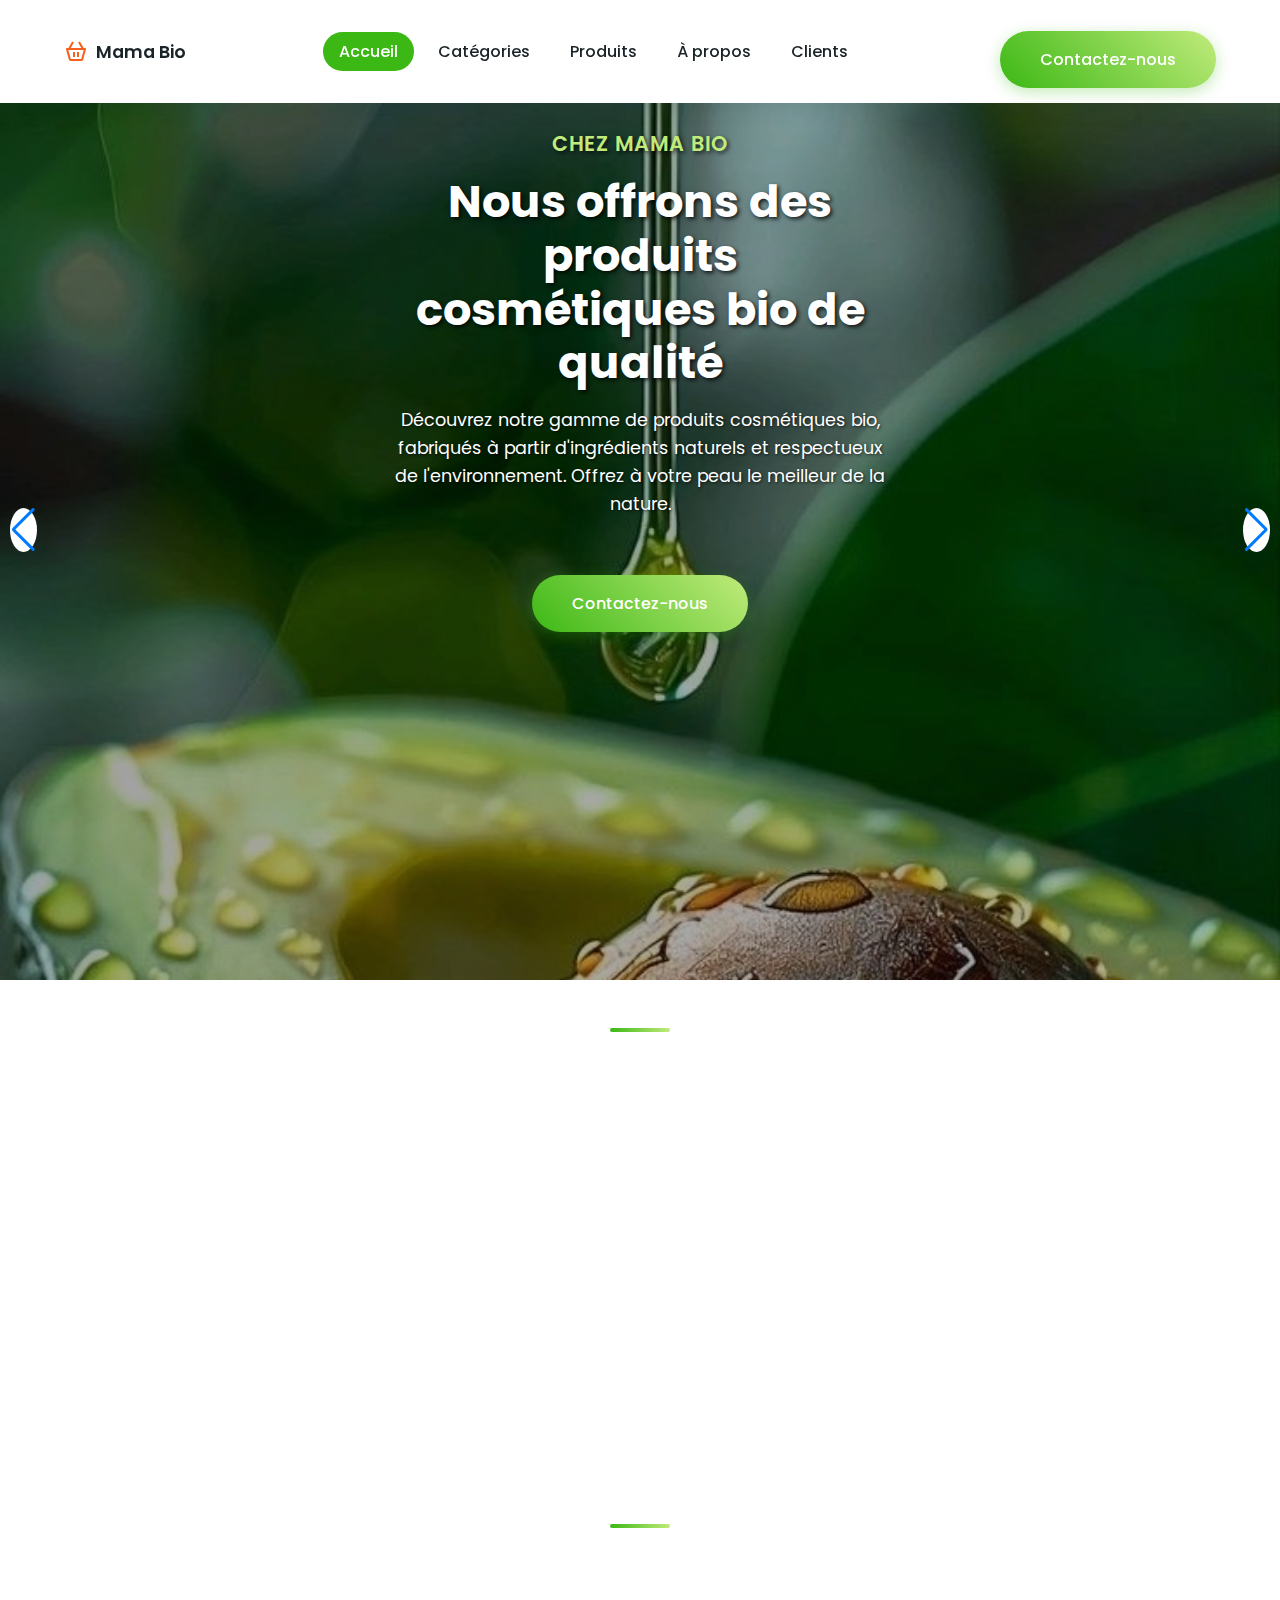
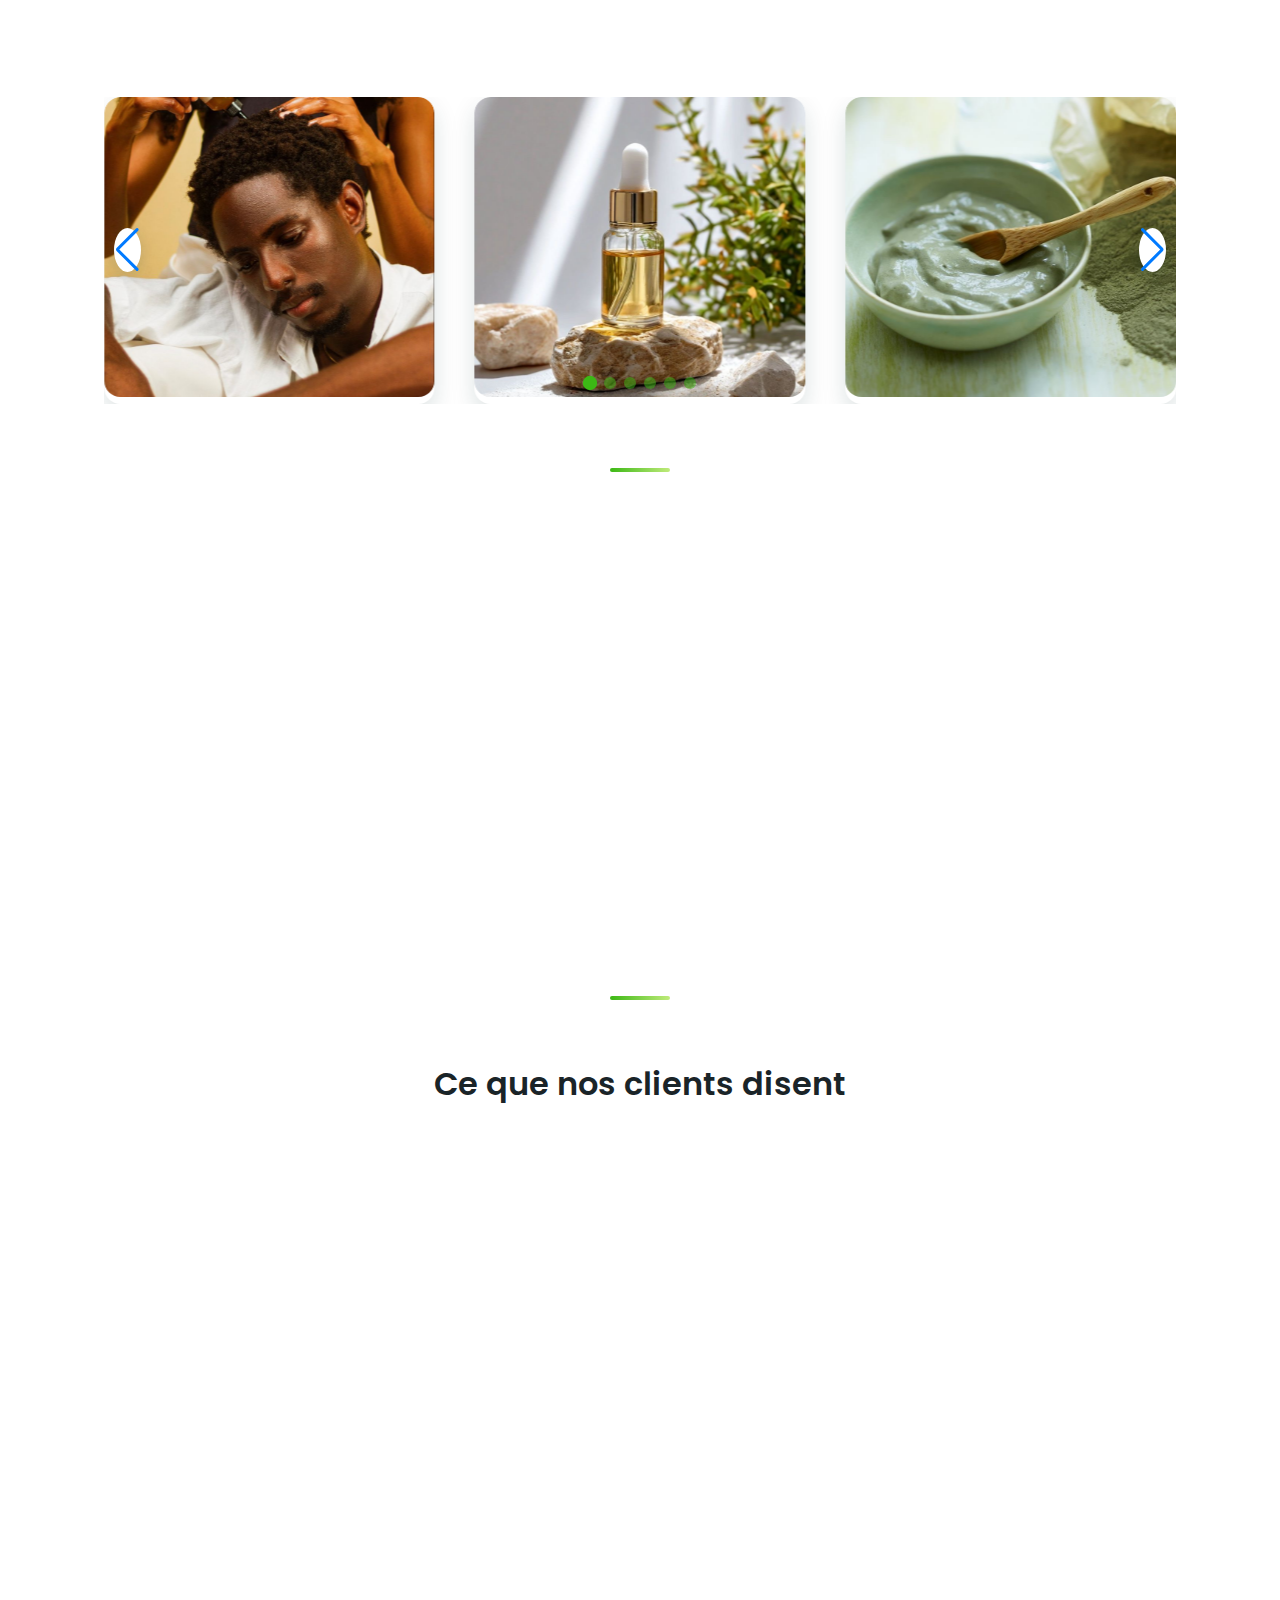
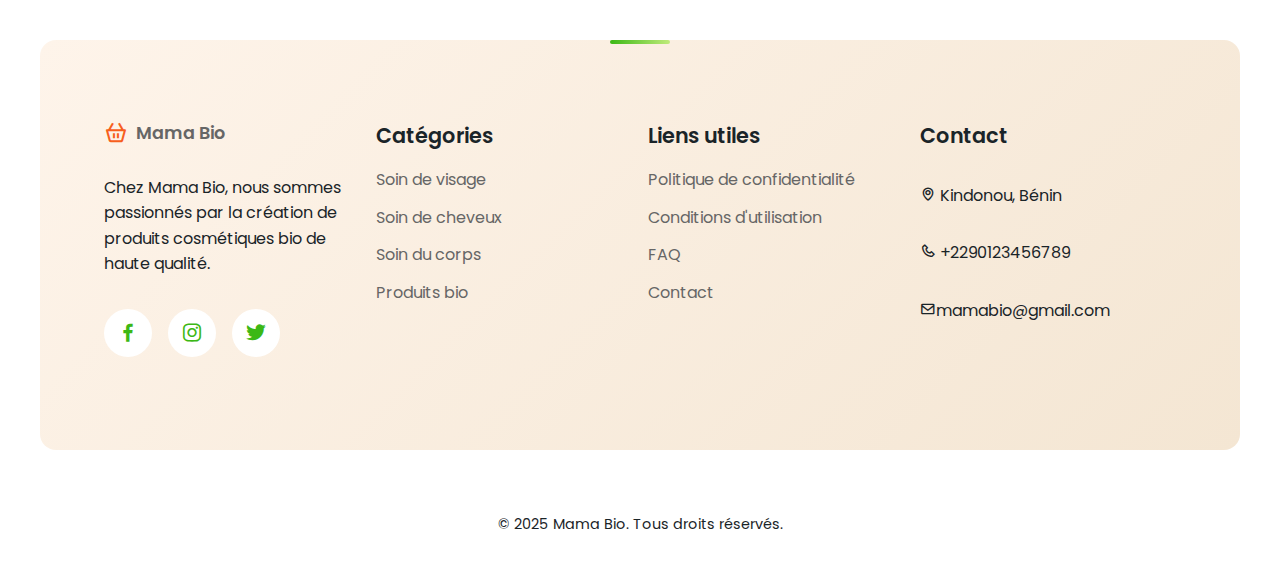
<file: index.html>
<!DOCTYPE html>
<html lang="fr">

<head>
    <meta charset="UTF-8">
    <meta name="viewport" content="width=device-width, initial-scale=1.0">
    <link rel="stylesheet" href="endex.css">
    <link rel="stylesheet" href="https://cdn.jsdelivr.net/npm/boxicons@latest/css/boxicons.min.css">
    <link rel="stylesheet" href="https://cdn.jsdelivr.net/npm/swiper@11/swiper-bundle.min.css" />
    <title>Mama Bio - Produits Cosmétiques Naturels</title>
</head>

<body>
    <header>
        <a href="index.html" class="logo"><i class='bx bx-basket'></i>Mama Bio</a>
        <div class="bx bx-menu" id="menu-icon"></div>
        <ul class="navbar">
            <li><a href="index.html" class="home-active">Accueil</a></li>
            <li><a href="produits.html">Catégories</a></li>
            <li><a href="gallery.html">Produits</a></li>
            <li><a href="about.html">À propos</a></li>
            <li><a href="#customers">Clients</a></li>
        </ul>
        <a href="contact.html" class="btn">Contactez-nous</a>
    </header>

    <section id="home" class="home">
        <div class="swiper mySwiper">
            <div class="swiper-wrapper">
                <div class="swiper-slide container slide-1">
                    <div class="home-text">
                        <span>Chez Mama Bio</span>
                        <h1>Nous offrons des produits cosmétiques bio de qualité</h1>
                        <p>Découvrez notre gamme de produits cosmétiques bio, fabriqués à partir d'ingrédients naturels
                            et respectueux de l'environnement. Offrez à votre peau le meilleur de la nature.</p>
                        <a href="contact.html" class="btn">Contactez-nous</a>
                    </div>
                </div>
                <div class="swiper-slide container slide-2">
                    <div class="home-text">
                        <span>Chez Mama Bio</span>
                        <h1>Des ingrédients naturels pour votre beauté</h1>
                        <p>Nous sélectionnons soigneusement chaque ingrédient pour vous offrir des produits de soin
                            authentiques et efficaces. Notre passion : révéler votre beauté naturelle.</p>
                        <a href="contact.html" class="btn">Contactez-nous</a>
                    </div>
                </div>
                <div class="swiper-slide container slide-3">
                    <div class="home-text">
                        <span>Chez Mama Bio</span>
                        <h1>Respectueux de l'environnement</h1>
                        <p>Nos produits sont conçus dans le respect de l'environnement et de votre peau. Chaque
                            formulation est pensée pour allier efficacité et durabilité.</p>
                        <a href="contact.html" class="btn">Contactez-nous</a>
                    </div>
                </div>
            </div>
            <div class="swiper-button-next"></div>
            <div class="swiper-button-prev"></div>
        </div>
    </section>

    <section class="categories" id="categories">
        <div class="heading">
            <h1>Nos différentes<br><span>catégories de produits</span></h1>
            <a href="produits.html" class="btn-1">Voir plus</a>
        </div>
        <div class="categories-container">
            <div class="box box1">
                <img src="Image/IMG_3182 (1).jpeg"
                    alt="Cheveux crépus">
                <h2>Cheveux crépus</h2>
            </div>
            <div class="box box2">
                <img src="Image/IMG_3175.jpeg" 
                    alt="Soin du corps">
                <h2>Soin du corps</h2>
            </div>
            <div class="box box3">
                <img src="Image/IMG_3143.jpeg"
                    alt="Soin du visage">
                <h2>Soin du visage</h2>
            </div>
        </div>
    </section>
    <section class="products" id="products">
        <div class="heading">
            <h1>Nos<br><span>produits populaires</span></h1>
            <a href="gallery.html" class="btn-1">Voir plus</a>
        </div>
        <div class="swiper products-swiper">
            <div class="swiper-wrapper">
                <div class="swiper-slide">
                    <div class="product-image">
                        <img src="Image/IMG_3148.jpeg"
                            alt="Gommage corporel">
                    </div>
                </div>
                <div class="swiper-slide">
                    <div class="product-image">
                        <img src="Image/IMG_3188.jpeg"
                            alt="Gel d'Aloe vera">
                    </div>
                </div>
                <div class="swiper-slide">
                    <div class="product-image">
                        <img src="Image/IMG_3189.jpeg"
                            alt="Huile corporelle">
                    </div>
                </div>
                <div class="swiper-slide">
                    <div class="product-image">
                        <img src="Image/IMG_3184.jpeg"
                            alt="Huile capillaire">
                    </div>
                </div>
                <div class="swiper-slide">
                    <div class="product-image">
                        <img src="Image/IMG_3150.jpeg"
                            alt="Huile démaquillante">
                    </div>
                </div>
                <div class="swiper-slide">
                    <div class="product-image">
                        <img src="images/ricin.jpg"
                            alt="Baume à lèvres">
                    </div>
                </div>
            </div>
            <div class="swiper-pagination products-pagination"></div>
            <div class="swiper-button-next products-next"></div>
            <div class="swiper-button-prev products-prev"></div>
        </div>
    </section>

    <section class="about" id="about">
        <img src="Image/Google_AI_Studio_2025-07-11T21_17_40.973Z.png"
            alt="Femme africaine beauté naturelle">
        <div class="about-text">
            <span>À propos de nous</span>
            <p>Chez Mama Bio, nous sommes passionnés par la création de produits cosmétiques bio de haute qualité. Notre
                mission est de fournir des produits qui non seulement prennent soin de votre peau, mais aussi respectent
                l'environnement. Nous croyons en la puissance des ingrédients naturels et en leur capacité à nourrir et
                revitaliser votre peau.</p>
            <a href="about.html" class="btn-1">En savoir plus</a>
        </div>
    </section>

    <section class="customers" id="customers">
        <h2>Ce que nos clients disent</h2>
        <div class="customers-container">
            <div class="box">
                <i class='bx bx-quote-left'></i>
                <div class="stars">
                    <i class='bx bxs-star'></i>
                    <i class='bx bxs-star'></i>
                    <i class='bx bxs-star'></i>
                    <i class='bx bxs-star'></i>
                    <i class='bx bxs-star-half'></i>
                </div>
                <p>J'adore les produits Mama Bio ! Ils sont non seulement efficaces, mais aussi respectueux de
                    l'environnement. Ma peau n'a jamais été aussi belle.</p>
                <div class="reviews-profile">
                    <img src="Image/Image_fx (4).jpg"
                        alt="Client satisfait">
                    <h3>Niclette Kitti</h3>
                </div>
            </div>
            <div class="box">
                <i class='bx bx-quote-left'></i>
                <div class="stars">
                    <i class='bx bxs-star'></i>
                    <i class='bx bxs-star'></i>
                    <i class='bx bxs-star'></i>
                    <i class='bx bxs-star'></i>
                    <i class='bx bxs-star'></i>
                </div>
                <p>Des produits authentiques et de qualité ! Je recommande vivement les huiles capillaires qui ont
                    transformé mes cheveux crépus.</p>
                <div class="reviews-profile">
                    <img src="Image/Image_fx (5).jpg"
                        alt="Client satisfait">
                    <h3>Achabi</h3>
                </div>
            </div>
            <div class="box">
                <i class='bx bx-quote-left'></i>
                <div class="stars">
                    <i class='bx bxs-star'></i>
                    <i class='bx bxs-star'></i>
                    <i class='bx bxs-star'></i>
                    <i class='bx bxs-star'></i>
                    <i class='bx bxs-star-half'></i>
                </div>
                <p>Une approche naturelle et respectueuse de la beauté. Les produits sentent divinement bon et sont
                    vraiment efficaces sur ma peau sensible.</p>
                <div class="reviews-profile">
                    <img src="Image/Image_fx (7).jpg"
                        alt="Client satisfait">
                    <h3>Luz Assogba</h3>
                </div>
            </div>
        </div>
    </section>

    <section class="footer" id="contact">
        <div class="footer-box">
            <a href="#" class="logo"><i class='bx bx-basket'></i>Mama Bio</a>
            <p>Chez Mama Bio, nous sommes passionnés par la création de produits cosmétiques bio de haute qualité.</p>
            <div class="social">
                <a href="#" aria-label="Facebook"><i class='bx bxl-facebook'></i></a>
                <a href="#" aria-label="Instagram"><i class='bx bxl-instagram'></i></a>
                <a href="#" aria-label="Twitter"><i class='bx bxl-twitter'></i></a>
            </div>
        </div>
        <div class="footer-box ">
            <h2>Catégories</h2>
            <a href="#categories">Soin de visage</a>
            <a href="#categories">Soin de cheveux</a>
            <a href="#categories">Soin du corps</a>
            <a href="#categories">Produits bio</a>
        </div>
        <div class="footer-box">
            <h2>Liens utiles</h2>
            <a href="#">Politique de confidentialité</a>
            <a href="#">Conditions d'utilisation</a>
            <a href="#">FAQ</a>
            <a href="#contact">Contact</a>
        </div>
        <div class="footer-box b">
            <h2>Contact</h2>
            <p><i class='bx bx-map'></i> Kindonou, Bénin</p>
            <p><i class='bx bx-phone'></i> +2290123456789</p>
            <p><i class='bx bx-envelope'></i>mamabio@gmail.com</p>
    </section>


    <footer class="copyright">
        <p>&copy; 2025 Mama Bio. Tous droits réservés.</p>
    </footer>

    <script src="https://cdn.jsdelivr.net/npm/swiper@11/swiper-bundle.min.js"></script>
    <script src="endex.js"></script>
</body>

</html>
</file>
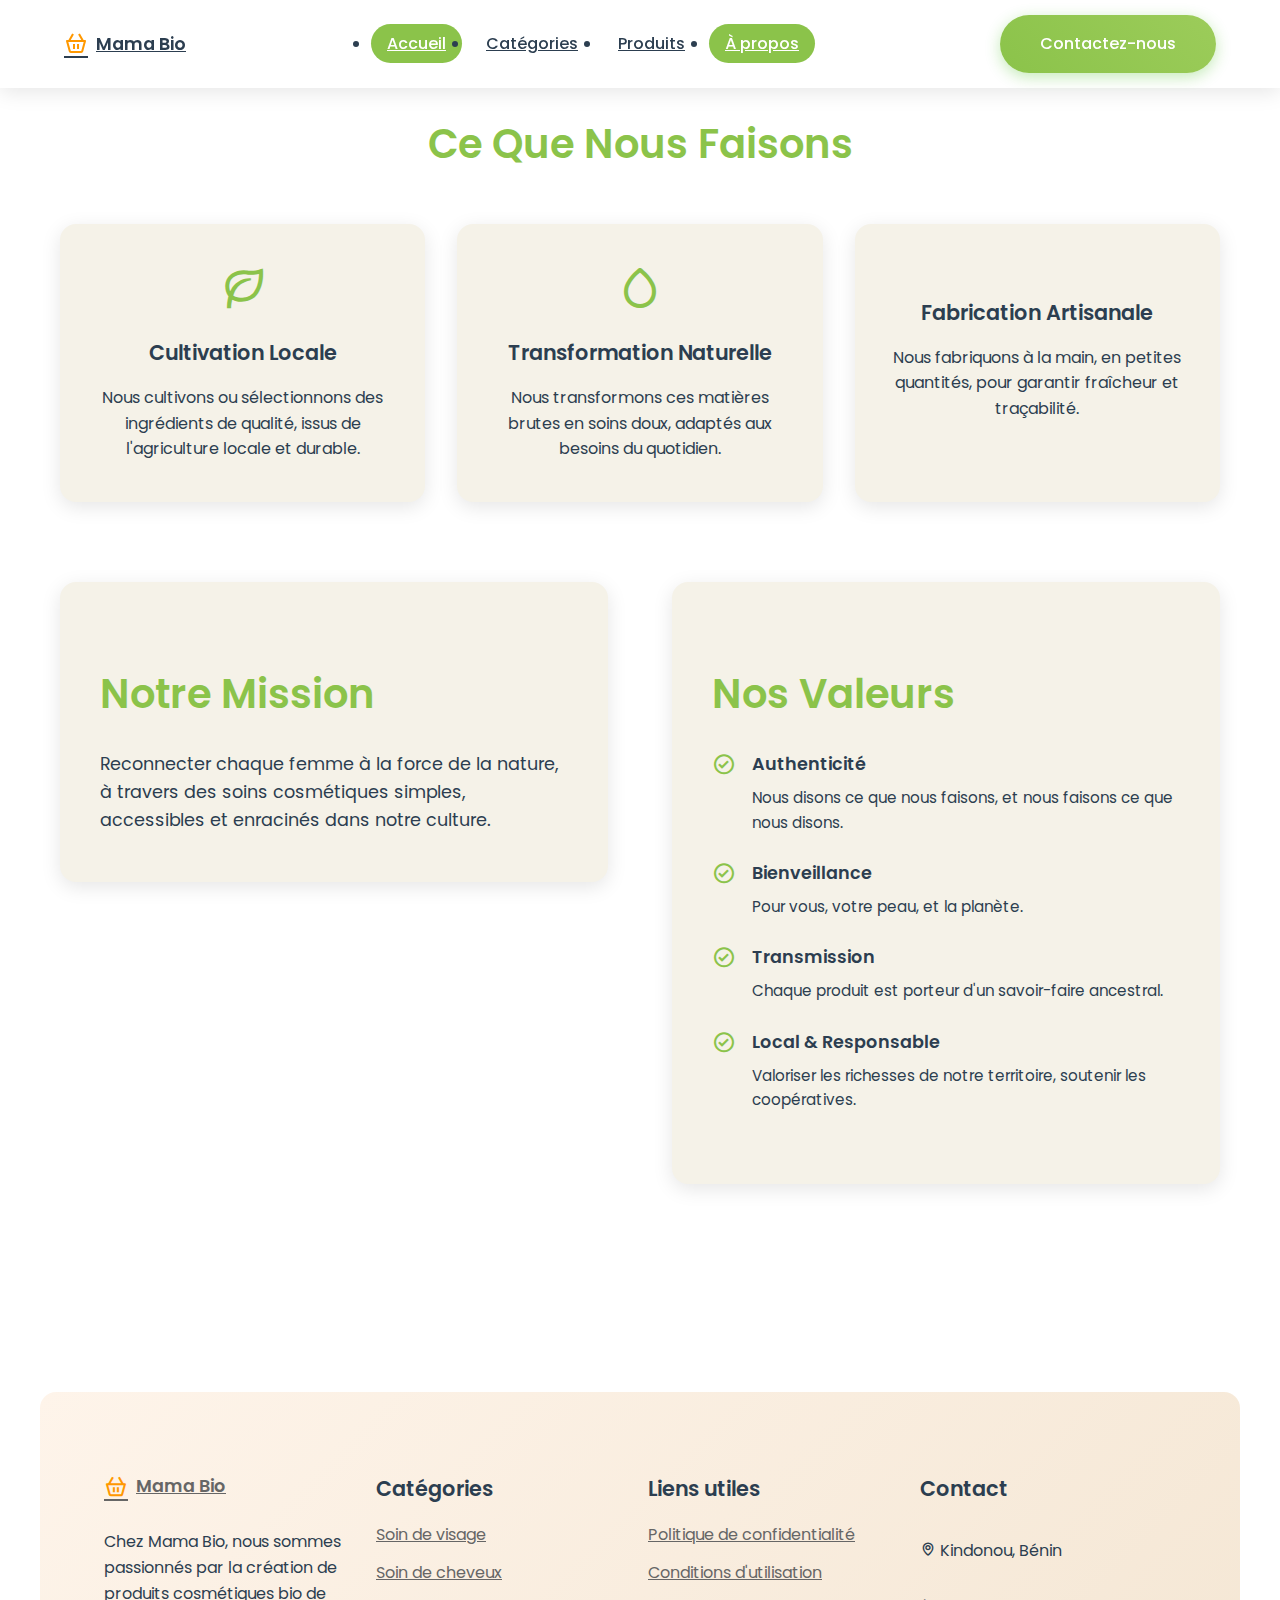
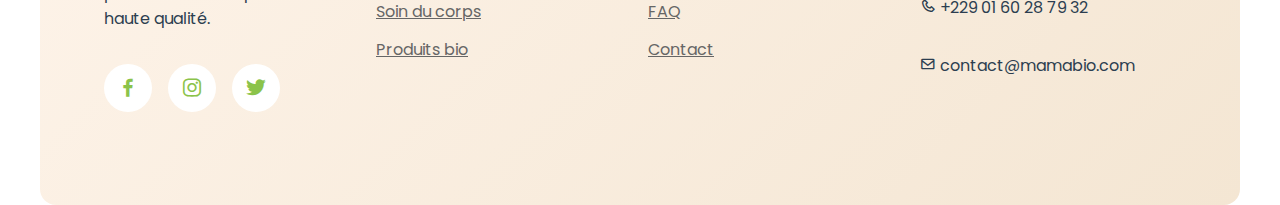
<file: about.html>
<!DOCTYPE html>
<html lang="fr">
<head>
    <meta charset="UTF-8">
    <meta name="viewport" content="width=device-width, initial-scale=1.0">
    <title>Mama Bio - À Propos</title>
    <link href='https://cdn.jsdelivr.net/npm/boxicons@latest/css/boxicons.min.css' rel='stylesheet'>
    <link rel="stylesheet" href="about.css">
</head>
<body>
    <!-- Header -->
     <header>
        <a href="index.html" class="logo"><i class='bx bx-basket'></i>Mama Bio</a>
        <div class="bx bx-menu" id="menu-icon"></div>
        <ul class="navbar">
            <li><a href="index.html" class="home-active">Accueil</a></li>
            <li><a href="produits.html">Catégories</a></li>
            <li><a href="gallery.html">Produits</a></li>
            <li><a href="about.html" class="home-active">À propos</a></li>
        </ul>
        <a href="contact.html" class="btn">Contactez-nous</a>
    </header>

    <!-- About Content -->
    <section class="about-content">
        <div class="container">
            <div class="what-we-do">
                <h2>Ce Que Nous Faisons</h2>
                <div class="services-grid">
                    <div class="service-card">
                        <i class='bx bx-leaf'></i>
                        <h3>Cultivation Locale</h3>
                        <p>Nous cultivons ou sélectionnons des ingrédients de qualité, issus de l'agriculture locale et durable.</p>
                    </div>
                    <div class="service-card">
                        <i class='bx bx-droplet'></i>
                        <h3>Transformation Naturelle</h3>
                        <p>Nous transformons ces matières brutes en soins doux, adaptés aux besoins du quotidien.</p>
                    </div>
                    <div class="service-card">
                        <i class='bx bx-hand'></i>
                        <h3>Fabrication Artisanale</h3>
                        <p>Nous fabriquons à la main, en petites quantités, pour garantir fraîcheur et traçabilité.</p>
                    </div>
                </div>
            </div>

            <div class="mission-values">
                <div class="mission">
                    <h2>Notre Mission</h2>
                    <p>Reconnecter chaque femme à la force de la nature, à travers des soins cosmétiques simples, accessibles et enracinés dans notre culture.</p>
                </div>

                <div class="values">
                    <h2>Nos Valeurs</h2>
                    <div class="values-list">
                        <div class="value-item">
                            <i class='bx bx-check-circle'></i>
                            <div>
                                <h4>Authenticité</h4>
                                <p>Nous disons ce que nous faisons, et nous faisons ce que nous disons.</p>
                            </div>
                        </div>
                        <div class="value-item">
                            <i class='bx bx-check-circle'></i>
                            <div>
                                <h4>Bienveillance</h4>
                                <p>Pour vous, votre peau, et la planète.</p>
                            </div>
                        </div>
                        <div class="value-item">
                            <i class='bx bx-check-circle'></i>
                            <div>
                                <h4>Transmission</h4>
                                <p>Chaque produit est porteur d'un savoir-faire ancestral.</p>
                            </div>
                        </div>
                        <div class="value-item">
                            <i class='bx bx-check-circle'></i>
                            <div>
                                <h4>Local & Responsable</h4>
                                <p>Valoriser les richesses de notre territoire, soutenir les coopératives.</p>
                            </div>
                        </div>
                    </div>
                </div>
            </div>
        </div>
    </section>

    <!-- Footer -->
    <section class="footer" id="contact">
        <div class="footer-box">
            <a href="#" class="logo"><i class='bx bx-basket'></i>Mama Bio</a>
            <p>Chez Mama Bio, nous sommes passionnés par la création de produits cosmétiques bio de haute qualité.</p>
            <div class="social">
                <a href="#" aria-label="Facebook"><i class='bx bxl-facebook'></i></a>
                <a href="#" aria-label="Instagram"><i class='bx bxl-instagram'></i></a>
                <a href="#" aria-label="Twitter"><i class='bx bxl-twitter'></i></a>
            </div>
        </div>
        <div class="footer-box">
            <h2>Catégories</h2>
            <a href="produits.html#categories">Soin de visage</a>
            <a href="produits.html#categories">Soin de cheveux</a>
            <a href="produits.html#categories">Soin du corps</a>
            <a href="produits.html#categories">Produits bio</a>
        </div>
        <div class="footer-box">
            <h2>Liens utiles</h2>
            <a href="#">Politique de confidentialité</a>
            <a href="#">Conditions d'utilisation</a>
            <a href="#">FAQ</a>
            <a href="contact.html">Contact</a>
        </div>
        <div class="footer-box">
            <h2>Contact</h2>
            <p><i class='bx bx-map'></i> Kindonou, Bénin</p>
            <p><i class='bx bx-phone'></i> +229 01 60 28 79 32</p>
            <p><i class='bx bx-envelope'></i> contact@mamabio.com</p>
        </div>
    </section>

    <script src="h.js"></script>
</body>
</html>
</file>
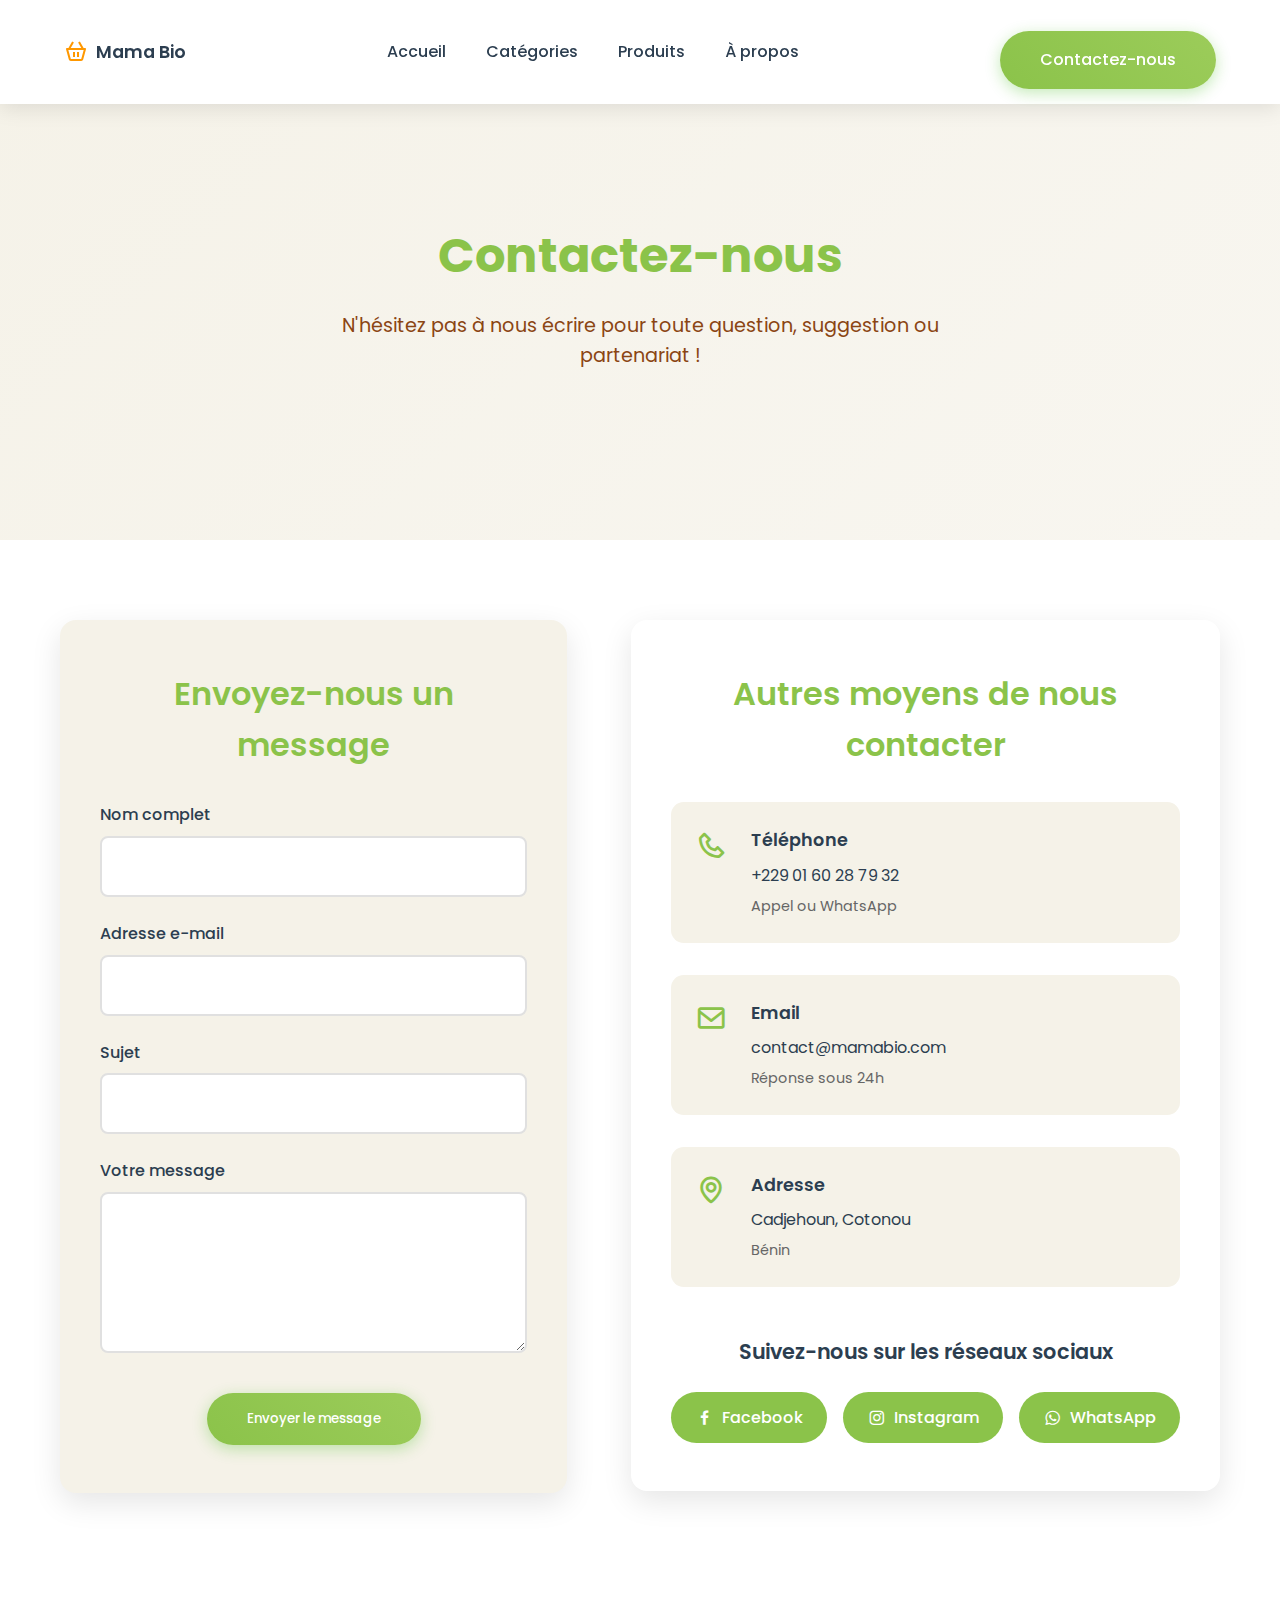
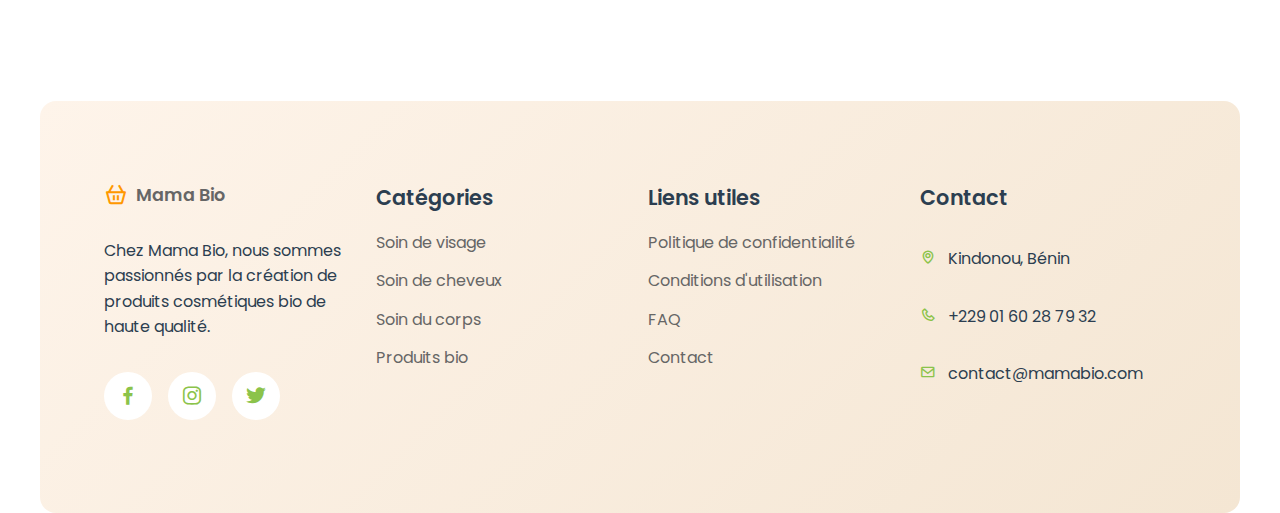
<file: contact.html>
<!DOCTYPE html>
<html lang="fr">

<head>
    <meta charset="UTF-8">
    <meta name="viewport" content="width=device-width, initial-scale=1.0">
    <title>Mama Bio - Contact</title>
    <link href='https://cdn.jsdelivr.net/npm/boxicons@latest/css/boxicons.min.css' rel='stylesheet'>
    <link rel="stylesheet" href="j.css">
    <link rel="stylesheet" href="contact.css">

</head>

<body>
    <!-- Header -->
    <header>
        <a href="index.html" class="logo"><i class='bx bx-basket'></i>Mama Bio</a>
        <div class="bx bx-menu" id="menu-icon"></div>
        <ul class="navbar">
            <li><a href="index.html">Accueil</a></li>
            <li><a href="produits.html">Catégories</a></li>
            <li><a href="gallery.html">Produits</a></li>
            <li><a href="about.html">À propos</a></li>
        </ul>
        <a href="contact.html" class="btn" class="home-active">Contactez-nous</a>
    </header>


    <!-- Hero Section -->
    <section class="hero">
        <div class="hero-content">
            <h1>Contactez-nous</h1>
            <p>N'hésitez pas à nous écrire pour toute question, suggestion ou partenariat !</p>
        </div>
    </section>

    <!-- Contact Content -->
    <section class="contact-content">
        <div class="container">
            <div class="contact-grid">
                <!-- Contact Form -->
                <div class="contact-form-section">
                    <div class="form-card">
                        <h2>Envoyez-nous un message</h2>
                        <form class="contact-form" action="#" method="POST">
                            <div class="form-group">
                                <label for="nom">Nom complet</label>
                                <input type="text" id="nom" name="nom" required>
                            </div>
                            <div class="form-group">
                                <label for="email">Adresse e-mail</label>
                                <input type="email" id="email" name="email" required>
                            </div>
                            <div class="form-group">
                                <label for="sujet">Sujet</label>
                                <input type="text" id="sujet" name="sujet">
                            </div>
                            <div class="form-group">
                                <label for="message">Votre message</label>
                                <textarea id="message" name="message" rows="5" required></textarea>
                            </div>
                            <button type="submit" class="btn submit-btn">Envoyer le message</button>
                        </form>
                    </div>
                </div>

                <!-- Contact Info -->
                <div class="contact-info-section">
                    <div class="info-card">
                        <h2>Autres moyens de nous contacter</h2>
                        <div class="contact-methods">
                            <div class="contact-method">
                                <i class='bx bx-phone'></i>
                                <div>
                                    <h4>Téléphone</h4>
                                    <p>+229 01 60 28 79 32</p>
                                    <span>Appel ou WhatsApp</span>
                                </div>
                            </div>
                            <div class="contact-method">
                                <i class='bx bx-envelope'></i>
                                <div>
                                    <h4>Email</h4>
                                    <p>contact@mamabio.com</p>
                                    <span>Réponse sous 24h</span>
                                </div>
                            </div>
                            <div class="contact-method">
                                <i class='bx bx-map'></i>
                                <div>
                                    <h4>Adresse</h4>
                                    <p>Cadjehoun, Cotonou</p>
                                    <span>Bénin</span>
                                </div>
                            </div>
                        </div>

                        <div class="social-section">
                            <h3>Suivez-nous sur les réseaux sociaux</h3>
                            <div class="social-links">
                                <a href="#" class="social-link">
                                    <i class='bx bxl-facebook'></i>
                                    <span>Facebook</span>
                                </a>
                                <a href="#" class="social-link">
                                    <i class='bx bxl-instagram'></i>
                                    <span>Instagram</span>
                                </a>
                                <a href="#" class="social-link">
                                    <i class='bx bxl-whatsapp'></i>
                                    <span>WhatsApp</span>
                                </a>
                            </div>
                        </div>
                    </div>
                </div>
            </div>
        </div>
    </section>

    <!-- Footer -->
    <section class="footer" id="footer">
        <div class="footer-box">
            <a href="#" class="logo"><i class='bx bx-basket'></i>Mama Bio</a>
            <p>Chez Mama Bio, nous sommes passionnés par la création de produits cosmétiques bio de haute qualité.</p>
            <div class="social">
                <a href="#" aria-label="Facebook"><i class='bx bxl-facebook'></i></a>
                <a href="#" aria-label="Instagram"><i class='bx bxl-instagram'></i></a>
                <a href="#" aria-label="Twitter"><i class='bx bxl-twitter'></i></a>
            </div>
        </div>
        <div class="footer-box">
            <h2>Catégories</h2>
            <a href="produits.html#categories">Soin de visage</a>
            <a href="produits.html#categories">Soin de cheveux</a>
            <a href="produits.html#categories">Soin du corps</a>
            <a href="produits.html#categories">Produits bio</a>
        </div>
        <div class="footer-box">
            <h2>Liens utiles</h2>
            <a href="#">Politique de confidentialité</a>
            <a href="#">Conditions d'utilisation</a>
            <a href="#">FAQ</a>
            <a href="contact.html">Contact</a>
        </div>
        <div class="footer-box">
            <h2>Contact</h2>
            <p><i class='bx bx-map'></i> Kindonou, Bénin</p>
            <p><i class='bx bx-phone'></i> +229 01 60 28 79 32</p>
            <p><i class='bx bx-envelope'></i> contact@mamabio.com</p>
        </div>
    </section>
    <script src="h.js"></script>

</body>

</html>
</file>
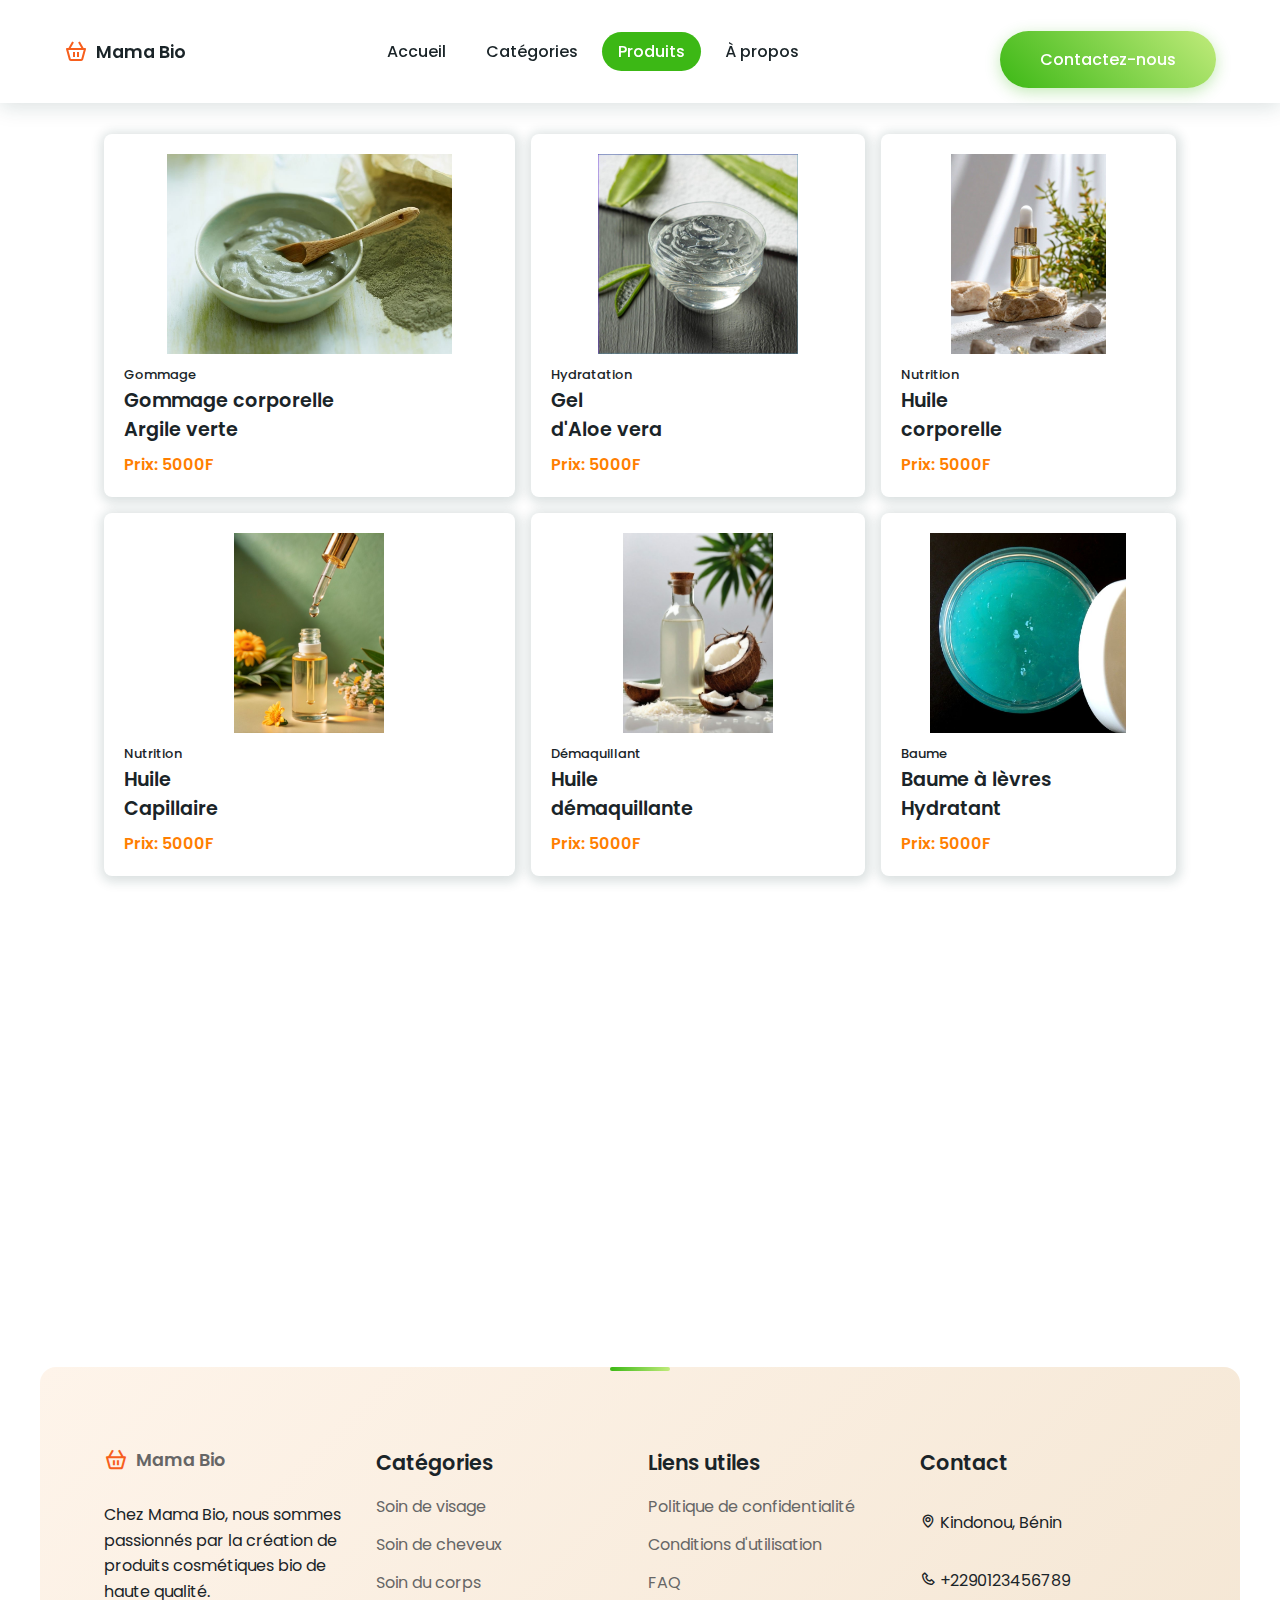
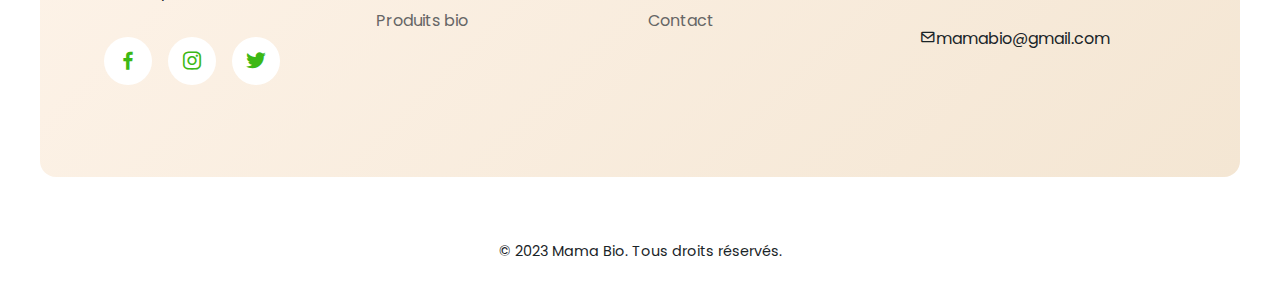
<file: gallery.html>
<!DOCTYPE html>
<html lang="en">

<head>
    <meta charset="UTF-8">
    <meta name="viewport" content="width=device-width, initial-scale=1.0">
    <link rel="stylesheet" href="gallery.css">
    <link rel="stylesheet" href="endex.css">
    <link rel="stylesheet" href="https://cdn.jsdelivr.net/npm/boxicons@latest/css/boxicons.min.css">
    <title>Document</title>
</head>

<body>
    <header>
        <a href="index.html" class="logo"><i class='bx bx-basket'></i>Mama Bio</a>
        <div class="bx bx-menu" id="menu-icon"></div>
        <ul class="navbar">
            <li><a href="index.html">Accueil</a></li>
            <li><a href="produits.html">Catégories</a></li>
            <li><a href="gallery.html" class="home-active">Produits</a></li>
            <li><a href="about.html">À propos</a></li>
        </ul>
        <a href="contact.html#contact" class="btn">Contactez-nous</a>
    </header>
    <main>
        <section class="products" id="products">
            <div class="heading">
                <h1 class="para">Tous nos produits </h1>
            </div>
            <div class="products-container">
                <div class="box">
                    <img src="Image/IMG_3188.jpeg" alt="">
                    <span>Gommage</span>
                    <h2>Gommage corporelle <br>Argile verte</h2>
                    <h3 class="price">Prix: 5000F</h3>
                </div>
                <div class="box">
                    <img src="Image/IMG_3189.jpeg" alt="">
                    <span>Hydratation</span>
                    <h2>Gel<br>d'Aloe vera</h2>
                    <h3 class="price">Prix: 5000F</h3>
                </div>
                <div class="box">
                    <img src="Image/IMG_3148.jpeg" alt="">
                    <span>Nutrition</span>
                    <h2>Huile <br>corporelle</h2>
                    <h3 class="price">Prix: 5000F</h3>
                </div>
                <div class="box">
                    <img src="Image/IMG_3150.jpeg" alt="">
                    <span>Nutrition</span>
                    <h2>Huile<br>Capillaire</h2>
                    <h3 class="price">Prix: 5000F</h3>
                </div>
                <div class="box">
                    <img src="Image/IMG_3162.jpeg" alt="">
                    <span>Démaquillant</span>
                    <h2>Huile <br>démaquillante</h2>
                    <h3 class="price">Prix: 5000F</h3>
                </div>
                <div class="box">
                    <img src="Image/IMG_3184.jpeg" alt="">
                    <span>Baume</span>
                    <h2>Baume à lèvres<br>Hydratant</h2>
                    <h3 class="price">Prix: 5000F</h3>
                </div>
                <div class="box">
                    <img src="images/cernes.jpg" alt="">
                    <span>Anti-cerne</span>
                    <h2>Sérum<br>anti-cerne</h2>
                    <h3 class="price">Prix: 5000F</h3>
                </div>
                <div class="box">
                    <img src="images/ricin.jpg" alt="">
                    <span>Huile</span>
                    <h2>Huile<br>Pousse cheveux</h2>
                    <h3 class="price">Prix: 5000F</h3>
                </div>
                <div class="box">
                    <img src="images/IMG-20250712-WA0022.jpg" alt="">
                    <span>Aloe verra</span>
                    <h2>Gel d'aloe verra<br>Hydratant</h2>
                    <h3 class="price">Prix: 5000F</h3>
                </div>


            </div>
        </section>
    </main>
    <section class="footer" id="contact">
        <div class="footer-box">
            <a href="#" class="logo"><i class='bx bx-basket'></i>Mama Bio</a>
            <p>Chez Mama Bio, nous sommes passionnés par la création de produits cosmétiques bio de haute qualité.</p>
            <div class="social">
                <a href="#" aria-label="Facebook"><i class='bx bxl-facebook'></i></a>
                <a href="#" aria-label="Instagram"><i class='bx bxl-instagram'></i></a>
                <a href="#" aria-label="Twitter"><i class='bx bxl-twitter'></i></a>
            </div>
        </div>
        <div class="footer-box ">
            <h2>Catégories</h2>
            <a href="#categories">Soin de visage</a>
            <a href="#categories">Soin de cheveux</a>
            <a href="#categories">Soin du corps</a>
            <a href="#categories">Produits bio</a>
        </div>
        <div class="footer-box">
            <h2>Liens utiles</h2>
            <a href="#">Politique de confidentialité</a>
            <a href="#">Conditions d'utilisation</a>
            <a href="#">FAQ</a>
            <a href="#contact">Contact</a>
        </div>
        <div class="footer-box b">
            <h2>Contact</h2>
            <p><i class='bx bx-map'></i> Kindonou, Bénin</p>
            <p><i class='bx bx-phone'></i> +2290123456789</p>
            <p><i class='bx bx-envelope'></i>mamabio@gmail.com</p>
    </section>
    <footer class="copyright">
        <p>&copy; 2023 Mama Bio. Tous droits réservés.</p>
    </footer>
    <script src="https://cdn.jsdelivr.net/npm/swiper@11/swiper-bundle.min.js"></script>
    <script src="endex.js"></script>

</body>

</html>
</file>
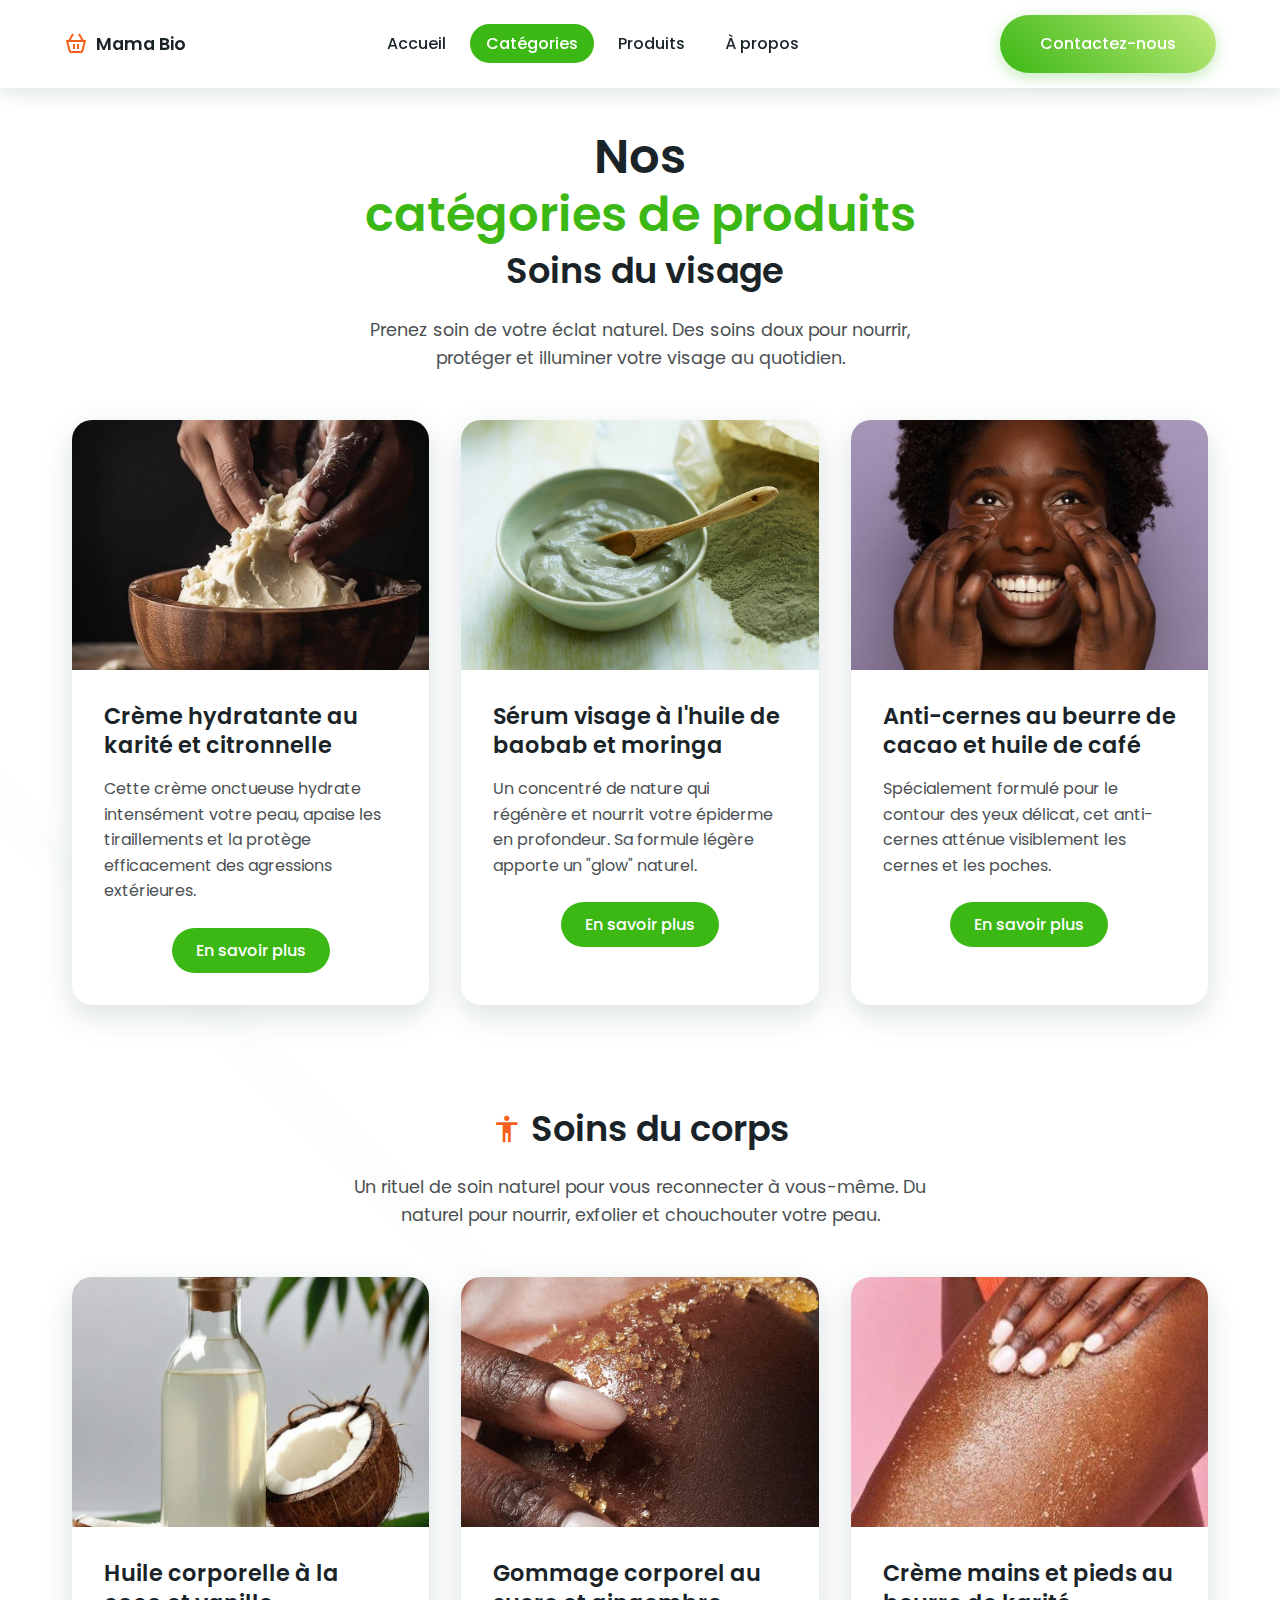
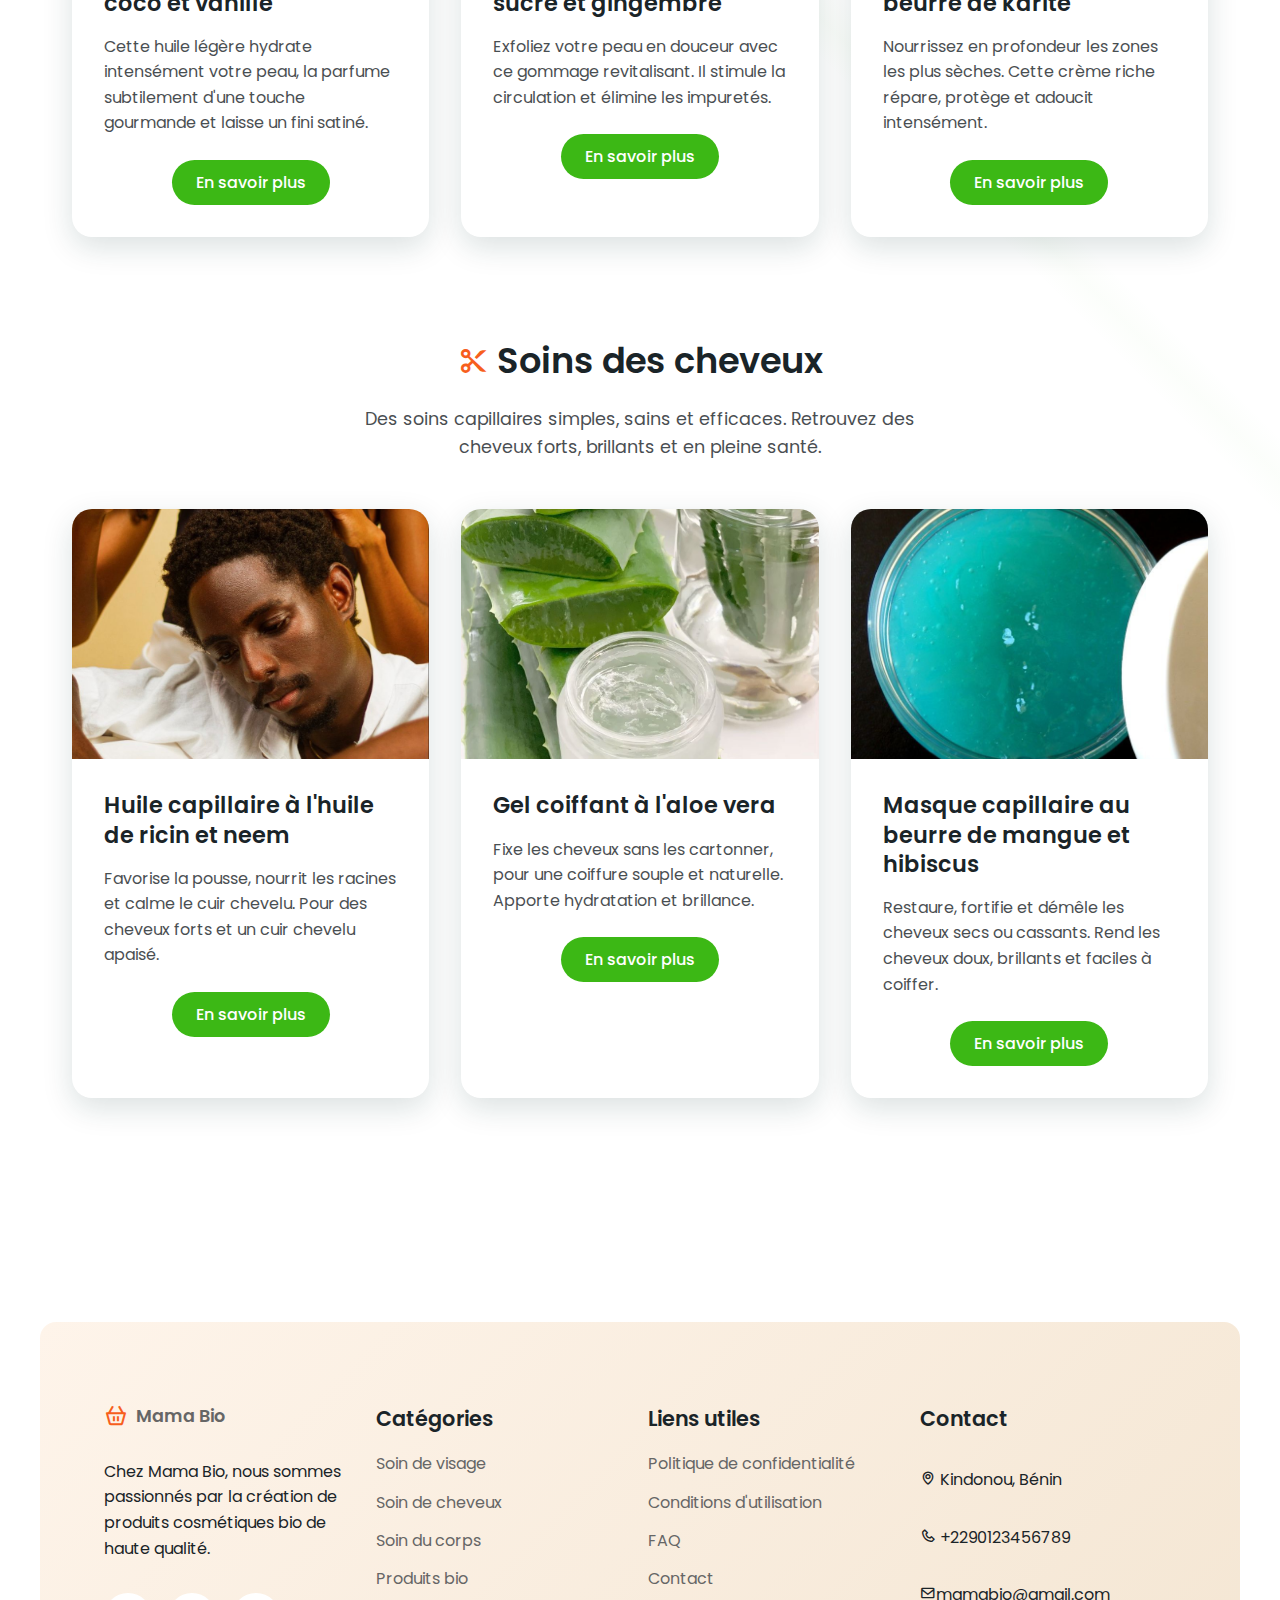
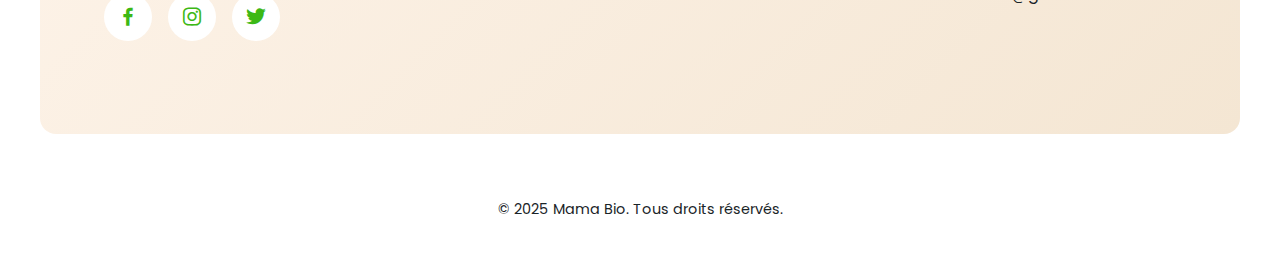
<file: produits.html>
<!DOCTYPE html>
<html lang="fr">

<head>
    <meta charset="UTF-8">
    <meta name="viewport" content="width=device-width, initial-scale=1.0">
    <link rel="stylesheet" href="https://cdn.jsdelivr.net/npm/boxicons@latest/css/boxicons.min.css">
    <link rel="stylesheet" href="about.css">
    <link rel="stylesheet" href="h.css">

    <title>Mama Bio - Nos Produits</title>
</head>

<body>
    <header>
        <a href="index.html" class="logo"><i class='bx bx-basket'></i>Mama Bio</a>
        <div class="bx bx-menu" id="menu-icon"></div>
        <ul class="navbar">
            <li><a href="index.html">Accueil</a></li>
            <li><a href="produits.html" class="home-active">Catégories</a></li>
            <li><a href="gallery.html" >Produits</a></li>
            <li><a href="about.html">À propos</a></li>
        </ul>
        <a href="contact.html" class="btn">Contactez-nous</a>
    </header>

    <section class="product-categories" id="categories">
        <div class="container">
            <div class="heading">
                <h1>Nos<br><span>catégories de produits</span></h1>
            </div>

            <!-- Soins du visage -->
            <div class="category-section">
                <div class="category-header">
                    <h3><i class='bx bx-face-mask'></i>Soins du visage</h3>
                    <p>Prenez soin de votre éclat naturel. Des soins doux pour nourrir, protéger et illuminer votre visage au quotidien.</p>
                </div>
                
                <div class="products-grid">
                    <div class="product-card">
                        <div class="product-image">
                            <img src="images/IMG-20250712-WA0019.jpg" alt="Crème hydratante au karité et citronnelle">
                        </div>
                        <div class="product-info">
                            <h4>Crème hydratante au karité et citronnelle</h4>
                            <p>Cette crème onctueuse hydrate intensément votre peau, apaise les tiraillements et la protège efficacement des agressions extérieures.</p>
                            <div class="product-actions">
                                <a href="contact.html" class="btn-1">En savoir plus</a>
                            </div>
                        </div>
                    </div>

                    <div class="product-card">
                        <div class="product-image">
                            <img src="images/moringa.jpg" alt="Sérum visage à l'huile de baobab et moringa">
                        </div>
                        <div class="product-info">
                            <h4>Sérum visage à l'huile de baobab et moringa</h4>
                            <p>Un concentré de nature qui régénère et nourrit votre épiderme en profondeur. Sa formule légère apporte un "glow" naturel.</p>
                            <div class="product-actions">
                                <a href="contact.html" class="btn-1">En savoir plus</a>
                            </div>
                        </div>
                    </div>

                    <div class="product-card">
                        <div class="product-image">
                            <img src="images/cernes.jpg" alt="Anti-cernes au beurre de cacao et huile de café">
                        </div>
                        <div class="product-info">
                            <h4>Anti-cernes au beurre de cacao et huile de café</h4>
                            <p>Spécialement formulé pour le contour des yeux délicat, cet anti-cernes atténue visiblement les cernes et les poches.</p>
                            <div class="product-actions">
                                <a href="contact.html" class="btn-1">En savoir plus</a>
                            </div>
                        </div>
                    </div>
                </div>
            </div>

            <!-- Soins du corps -->
            <div class="category-section">
                <div class="category-header">
                    <h3><i class='bx bx-body'></i>Soins du corps</h3>
                    <p>Un rituel de soin naturel pour vous reconnecter à vous-même. Du naturel pour nourrir, exfolier et chouchouter votre peau.</p>
                </div>
                
                <div class="products-grid">
                    <div class="product-card">
                        <div class="product-image">
                            <img src="images/huilevanille.jpg" alt="Huile corporelle à la coco et vanille">
                        </div>
                        <div class="product-info">
                            <h4>Huile corporelle à la coco et vanille</h4>
                            <p>Cette huile légère hydrate intensément votre peau, la parfume subtilement d'une touche gourmande et laisse un fini satiné.</p>
                            <div class="product-actions">
                                <a href="contact.html" class="btn-1">En savoir plus</a>
                            </div>
                        </div>
                    </div>

                    <div class="product-card">
                        <div class="product-image">
                            <img src="images/gommage.jpg" alt="Gommage corporel au sucre et gingembre">
                        </div>
                        <div class="product-info">
                            <h4>Gommage corporel au sucre et gingembre</h4>
                            <p>Exfoliez votre peau en douceur avec ce gommage revitalisant. Il stimule la circulation et élimine les impuretés.</p>
                            <div class="product-actions">
                                <a href="contact.html" class="btn-1">En savoir plus</a>
                            </div>
                        </div>
                    </div>

                    <div class="product-card">
                        <div class="product-image">
                            <img src="images/crème.jpg" alt="Crème mains et pieds au beurre de karité">
                        </div>
                        <div class="product-info">
                            <h4>Crème mains et pieds au beurre de karité</h4>
                            <p>Nourrissez en profondeur les zones les plus sèches. Cette crème riche répare, protège et adoucit intensément.</p>
                            <div class="product-actions">
                                <a href="contact.html" class="btn-1">En savoir plus</a>
                            </div>
                        </div>
                    </div>
                </div>
            </div>

            <!-- Soins des cheveux -->
            <div class="category-section">
                <div class="category-header">
                    <h3><i class='bx bx-cut'></i>Soins des cheveux</h3>
                    <p>Des soins capillaires simples, sains et efficaces. Retrouvez des cheveux forts, brillants et en pleine santé.</p>
                </div>
                
                <div class="products-grid">
                    <div class="product-card">
                        <div class="product-image">
                            <img src="images/ricin.jpg" alt="Huile capillaire à l'huile de ricin et neem">
                        </div>
                        <div class="product-info">
                            <h4>Huile capillaire à l'huile de ricin et neem</h4>
                            <p>Favorise la pousse, nourrit les racines et calme le cuir chevelu. Pour des cheveux forts et un cuir chevelu apaisé.</p>
                            <div class="product-actions">
                                <a href="contact.html" class="btn-1">En savoir plus</a>
                            </div>
                        </div>
                    </div>

                    <div class="product-card">
                        <div class="product-image">
                            <img src="images/gel.jpg" alt="Gel coiffant à l'aloe vera">
                        </div>
                        <div class="product-info">
                            <h4>Gel coiffant à l'aloe vera</h4>
                            <p>Fixe les cheveux sans les cartonner, pour une coiffure souple et naturelle. Apporte hydratation et brillance.</p>
                            <div class="product-actions">
                                <a href="contact.html" class="btn-1">En savoir plus</a>
                            </div>
                        </div>
                    </div>

                    <div class="product-card">
                        <div class="product-image">
                            <img src="images/masque.jpg" alt="Masque capillaire au beurre de mangue et hibiscus">
                            
                        </div>
                        <div class="product-info">
                            <h4>Masque capillaire au beurre de mangue et hibiscus</h4>
                            <p>Restaure, fortifie et démêle les cheveux secs ou cassants. Rend les cheveux doux, brillants et faciles à coiffer.</p>
                            <div class="product-actions">
                                <a href="contact.html" class="btn-1">En savoir plus</a>
                            </div>
                        </div>
                    </div>
                </div>
            </div>
        </div>
    </section>

    <section class="footer" id="footer">
        <div class="footer-box">
            <a href="#" class="logo"><i class='bx bx-basket'></i>Mama Bio</a>
            <p>Chez Mama Bio, nous sommes passionnés par la création de produits cosmétiques bio de haute qualité.</p>
            <div class="social">
                <a href="#" aria-label="Facebook"><i class='bx bxl-facebook'></i></a>
                <a href="#" aria-label="Instagram"><i class='bx bxl-instagram'></i></a>
                <a href="#" aria-label="Twitter"><i class='bx bxl-twitter'></i></a>
            </div>
        </div>
        <div class="footer-box">
            <h2>Catégories</h2>
            <a href="#categories">Soin de visage</a>
            <a href="#categories">Soin de cheveux</a>
            <a href="#categories">Soin du corps</a>
            <a href="#categories">Produits bio</a>
        </div>
        <div class="footer-box">
            <h2>Liens utiles</h2>
            <a href="#">Politique de confidentialité</a>
            <a href="#">Conditions d'utilisation</a>
            <a href="#">FAQ</a>
            <a href="#contact">Contact</a>
        </div>
        <div class="footer-box b">
            <h2>Contact</h2>
            <p><i class='bx bx-map'></i> Kindonou, Bénin</p>
            <p><i class='bx bx-phone'></i> +2290123456789</p>
            <p><i class='bx bx-envelope'></i>mamabio@gmail.com</p>
        </div>
    </section>

    <footer class="copyright">
        <p>&copy; 2025 Mama Bio. Tous droits réservés.</p>
    </footer>

    <script src="h.js"></script>
</body>

</html>
</file>
<file: endex.css>
@import url('https://fonts.googleapis.com/css2?family=Poppins:ital,wght@0,100;0,200;0,300;0,400;0,500;0,600;0,700;0,800;0,900;1,100;1,200;1,300;1,400;1,500;1,600;1,700;1,800;1,900&display=swap');

/* Force reset for browsers */
html {
    margin: 0 !important;
    padding: 0 !important;
    border: 0 !important;
    outline: 0 !important;
    background: 0 !important;
    -webkit-text-size-adjust: 100%;
    -ms-text-size-adjust: 100%;
}

* {
    font-family: 'Poppins', sans-serif;
    margin: 0;
    padding: 0;
    box-sizing: border-box;
    list-style: none;
    text-decoration: none;
    scroll-padding-top: 0;
    scroll-behavior: smooth;
}

html, body {
    margin: 0 !important;
    padding: 0 !important;
    border: 0 !important;
    outline: 0 !important;
}

:root {
    --green-color: #3cb815;
    --light-green-color: #c0eb7b;
    --orange-color: #f75f1d;
    --light-orange-color: #ff7e00;
    --text-color: #1a2428;
    --bg-color: #fff;
    --shadow-color: rgba(14, 55, 54, 0.15);
}

/* Scrollbar styling */
::-webkit-scrollbar {
    width: 0.5rem;
    background: var(--light-green-color);
}

::-webkit-scrollbar-thumb {
    background: var(--green-color);
    border-radius: 0.5rem;
}

::-webkit-scrollbar-thumb:hover {
    background: var(--orange-color);
}

/* Animations */
@keyframes fadeInUp {
    from {
        opacity: 0;
        transform: translateY(30px);
    }
    to {
        opacity: 1;
        transform: translateY(0);
    }
}

@keyframes fadeInLeft {
    from {
        opacity: 0;
        transform: translateX(-30px);
    }
    to {
        opacity: 1;
        transform: translateX(0);
    }
}

@keyframes fadeInRight {
    from {
        opacity: 0;
        transform: translateX(30px);
    }
    to {
        opacity: 1;
        transform: translateX(0);
    }
}

@keyframes pulse {
    0% {
        transform: scale(1);
    }
    50% {
        transform: scale(1.05);
    }
    100% {
        transform: scale(1);
    }
}

@keyframes float {
    0%, 100% {
        transform: translateY(0);
    }
    50% {
        transform: translateY(-10px);
    }
}

@keyframes slideInUp {
    from {
        opacity: 0;
        transform: translateY(50px);
    }
    to {
        opacity: 1;
        transform: translateY(0);
    }
}

@keyframes slideInDown {
    from {
        opacity: 0;
        transform: translateY(-50px);
    }
    to {
        opacity: 1;
        transform: translateY(0);
    }
}

@keyframes zoomIn {
    from {
        opacity: 0;
        transform: scale(0.5);
    }
    to {
        opacity: 1;
        transform: scale(1);
    }
}

@keyframes rotateIn {
    from {
        opacity: 0;
        transform: rotate(-180deg);
    }
    to {
        opacity: 1;
        transform: rotate(0deg);
    }
}

@keyframes bounceIn {
    0% {
        opacity: 0;
        transform: scale(0.3);
    }
    50% {
        opacity: 1;
        transform: scale(1.05);
    }
    70% {
        transform: scale(0.9);
    }
    100% {
        transform: scale(1);
    }
}

/* Base styles */
section {
    padding: 5rem 0 3rem;
    position: relative;
}

section:not(.home)::before {
    content: '';
    position: absolute;
    top: 0;
    left: 50%;
    transform: translateX(-50%);
    width: 60px;
    height: 4px;
    background: linear-gradient(90deg, var(--green-color), var(--light-green-color));
    border-radius: 2px;
}

img {
    max-width: 100%;
}

body {
    color: var(--text-color);
    overflow-x: hidden;
    margin: 0 !important;
    padding: 0 !important;
    border: 0 !important;
    outline: 0 !important;
    position: relative;
}

/* Header */
header {
    position: fixed;
    top: 0 !important;
    left: 0 !important;
    width: 100% !important;
    right: 0 !important;
    z-index: 1000;
    display: flex;
    justify-content: space-between;
    align-items: center;
    background: var(--bg-color);
    box-shadow: 0 4px 20px var(--shadow-color);
    padding: 15px 5%;
    transition: all 0.3s ease;
    margin: 0 !important;
    border: none !important;
    outline: none !important;
}

.logo {
    display: flex;
    align-items: center;
    font-size: 1.1rem;
    font-weight: 600;
    color: var(--text-color);
    column-gap: 0.5rem;
    transition: transform 0.3s ease;
}

.logo:hover {
    transform: scale(1.05);
}

.logo .bx {
    font-size: 24px;
    color: var(--orange-color);
}

.navbar {
    display: flex;
    column-gap: 0.5rem;
}

.navbar a {
    color: var(--text-color);
    font-weight: 500;
    font-size: 1rem;
    padding: 0.5rem 1rem;
    transition: all 0.3s ease;
    border-radius: 5rem;
}

.navbar a:hover,
.navbar .home-active {
    color: var(--bg-color);
    background: var(--green-color);
    transform: translateY(-2px);
}

#menu-icon {
    font-size: 24px;
    cursor: pointer;
    z-index: 10001;
    display: none;
    color: var(--orange-color);
}

/* Home section */
.container {
    position: relative;
    width: 100%;
    min-height: 100vh;
    display: flex;
    align-items: center;
    justify-content: center;
    padding: 0 5%;
    overflow: hidden;
    background-size: cover;
    background-position: center;
    background-repeat: no-repeat;
}

.container::before {
    content: '';
    position: absolute;
    top: 0;
    left: 0;
    width: 100%;
    height: 100%;
    background: linear-gradient(135deg, rgba(0, 0, 0, 0.4) 0%, rgba(0, 0, 0, 0.3) 100%);
    z-index: 1;
}

/* Specific slide backgrounds */
.slide-1::after {
    content: '';
    position: absolute;
    top: 0;
    left: 0;
    width: 100%;
    height: 100%;
    background-image: url('Image/IMG_3167.jpeg');
    background-size: cover;
    background-position: center;
    background-repeat: no-repeat;
    z-index: 0;
}

.slide-2::after {
    content: '';
    position: absolute;
    top: 0;
    left: 0;
    width: 100%;
    height: 100%;
    background-image: url('Image/IMG_3165.jpeg');
    background-size: cover;
    background-position: center;
    background-repeat: no-repeat;
    z-index: 0;
}

.slide-3::after {
    content: '';
    position: absolute;
    top: 0;
    left: 0;
    width: 100%;
    height: 100%;
    background-image: url('Image/IMG_3166.jpeg');
    background-size: cover;
    background-position: center;
    background-repeat: no-repeat;
    z-index: 0;
}

.home-text {
    max-width: 600px;
    margin: 0 auto;
    animation: fadeInLeft 1s ease-out;
    position: relative;
    z-index: 2;
    padding: 3rem;
    text-align: center;
}

.home-text span {
    color: var(--light-green-color);
    font-weight: 600;
    font-size: 1.3rem;
    text-transform: uppercase;
    letter-spacing: 1px;
    text-shadow: 2px 2px 4px rgba(0, 0, 0, 0.7);
}

.home-text h1 {
    font-size: 2.8rem;
    font-weight: 700;
    margin: 1rem 0;
    line-height: 1.2;
    color: white;
    text-shadow: 2px 2px 4px rgba(0, 0, 0, 0.8);
}

.home-text p {
    font-size: 1.1rem;
    margin-bottom: 2.5rem;
    line-height: 1.6;
    color: white;
    text-shadow: 1px 1px 3px rgba(0, 0, 0, 0.7);
}

/* Buttons */
.btn {
    padding: 1rem 2.5rem;
    background: linear-gradient(45deg, var(--green-color), var(--light-green-color));
    color: var(--bg-color);
    font-weight: 500;
    border-radius: 2rem;
    display: inline-flex;
    align-items: center;
    justify-content: center;
    column-gap: 0.5rem;
    transition: all 0.3s ease;
    border: none;
    cursor: pointer;
    box-shadow: 0 4px 15px rgba(60, 184, 21, 0.3);
    margin-top: 1rem;
}

.btn:hover {
    background: linear-gradient(45deg, var(--orange-color), var(--light-orange-color));
    transform: translateY(-2px);
    box-shadow: 0 6px 20px rgba(247, 95, 29, 0.4);
}

.btn-1 {
    padding: 0.6rem 1.5rem;
    background: var(--green-color);
    color: var(--bg-color);
    font-weight: 500;
    border-radius: 2rem;
    display: inline-flex;
    align-items: center;
    justify-content: center;
    column-gap: 0.5rem;
    transition: all 0.3s ease;
    border: none;
    cursor: pointer;
}

.btn-1:hover {
    background: var(--light-orange-color);
    transform: translateY(-2px);
}

/* Swiper navigation */
.swiper-button-next,
.swiper-button-prev {
    color: var(--green-color);
    background: var(--bg-color);
    border-radius: 50%;
    width: 50px;
    height: 50px;
    box-shadow: 0 4px 15px var(--shadow-color);
    transition: all 0.3s ease;
}

/* Swiper pagination */
.swiper-pagination-bullet {
    width: 12px;
    height: 12px;
    margin: 0 8px;
    background: rgba(255, 255, 255, 0.5);
    opacity: 1;
    transition: all 0.3s ease;
}

.swiper-pagination-bullet-active {
    background: var(--green-color);
    transform: scale(1.2);
}

.swiper-button-next:hover,
.swiper-button-prev:hover {
    background: var(--green-color);
    color: var(--bg-color);
    transform: scale(1.1);
}

.swiper-button-next::after,
.swiper-button-prev::after {
    font-size: 18px;
}

/* Sections */
.heading {
    display: flex;
    justify-content: space-between;
    align-items: center;
    margin-bottom: 2rem;
    animation: slideInDown 1s ease-out;
}

.heading h1 {
    font-size: 2rem;
    font-weight: 600;
    line-height: 1.2;
}

.heading h1 span {
    color: var(--green-color);
}

/* Categories */
.categories {
    max-width: 1200px;
    margin: 0 auto;
    padding: 4rem 5%;
    position: relative;
}

.categories::before {
    content: '';
    position: absolute;
    top: 0;
    left: 0;
    width: 100%;
    height: 100%;
    background: linear-gradient(45deg, transparent 49%, rgba(60, 184, 21, 0.05) 50%, transparent 51%);
    pointer-events: none;
    z-index: -1;
}

.categories-container {
    display: grid;
    grid-template-columns: repeat(auto-fit, minmax(250px, 1fr));
    gap: 2rem;
    margin-top: 2rem;
}

.categories-container .box {
    position: relative;
    display: flex;
    flex-direction: column;
    align-items: center;
    padding: 2rem;
    border-radius: 1rem;
    transition: all 0.3s ease;
    cursor: pointer;
    animation: slideInUp 1s ease-out;
}

.categories-container .box:hover {
    transform: translateY(-10px) scale(1.05);
    box-shadow: 0 20px 40px var(--shadow-color);
}

.categories-container .box::before {
    content: '';
    position: absolute;
    top: 0;
    left: 0;
    width: 100%;
    height: 100%;
    background: linear-gradient(45deg, transparent 30%, rgba(255, 255, 255, 0.1) 50%, transparent 70%);
    border-radius: 1rem;
    opacity: 0;
    transition: opacity 0.3s ease;
}

.categories-container .box:hover::before {
    opacity: 1;
}

.categories-container .box img {
    width: 100%;
    height: 150px;
    object-fit: cover;
    border-radius: 10px;
    margin-bottom: 1rem;
    transition: transform 0.3s ease;
}

.categories-container .box:hover img {
    transform: scale(1.05);
}

.categories-container .box h2 {
    font-size: 1.2rem;
    font-weight: 600;
    text-align: center;
}

.box1 {
    background: linear-gradient(135deg, #fef4ea, #f4e6d3);
}

.box2 {
    background: linear-gradient(135deg, #e9f4e3, #d4e8ce);
}

.box3 {
    background: linear-gradient(135deg, #faeaea, #f0d4d4);
}

/* Products */
.products {
    max-width: 1200px;
    margin: 0 auto;
    padding: 4rem 5%;
}

.products-swiper {
    position: relative;
    margin-top: 2rem;
    padding: 2rem 0;
}

.products-swiper .swiper-slide {
    display: flex;
    justify-content: center;
    align-items: center;
}

.product-image {
    width: 100%;
    max-width: 400px;
    position: relative;
    overflow: hidden;
    border-radius: 1rem;
    box-shadow: 0 10px 25px var(--shadow-color);
    transition: all 0.3s ease;
}

.product-image:hover {
    transform: translateY(-5px);
    box-shadow: 0 15px 35px var(--shadow-color);
}

.product-image img {
    width: 100%;
    height: 300px;
    object-fit: cover;
    border-radius: 1rem;
    transition: transform 0.3s ease;
}

.product-image:hover img {
    transform: scale(1.05);
}

.product-image::after {
    content: '';
    position: absolute;
    top: 0;
    left: -100%;
    width: 100%;
    height: 100%;
    background: linear-gradient(90deg, transparent, rgba(255, 255, 255, 0.4), transparent);
    transition: left 0.6s ease;
}

.product-image:hover::after {
    left: 100%;
}

/* Products swiper navigation */
.products-next,
.products-prev {
    color: var(--green-color);
    background: var(--bg-color);
    border-radius: 50%;
    width: 50px;
    height: 50px;
    box-shadow: 0 4px 15px var(--shadow-color);
    transition: all 0.3s ease;
}

.products-next:hover,
.products-prev:hover {
    background: var(--green-color);
    color: var(--bg-color);
    transform: scale(1.1);
}

.products-pagination {
    position: relative;
    margin-top: 2rem;
}

.products-pagination .swiper-pagination-bullet {
    background: var(--green-color);
    width: 12px;
    height: 12px;
    margin: 0 8px;
    opacity: 0.5;
    transition: all 0.3s ease;
}

.products-pagination .swiper-pagination-bullet-active {
    opacity: 1;
    transform: scale(1.2);
}

/* About */
.about {
    max-width: 1200px;
    margin: 0 auto;
    padding: 4rem 5%;
    display: grid;
    grid-template-columns: repeat(auto-fit, minmax(350px, 1fr));
    align-items: center;
    gap: 3rem;
}

.about img {
    width: 100%;
    height: 400px;
    object-fit: cover;
    border-radius: 20px;
    box-shadow: 0 20px 40px var(--shadow-color);
    animation: rotateIn 1s ease-out;
}

.about-text {
    animation: fadeInRight 1s ease-out;
}

.about-text span {
    font-weight: 600;
    text-transform: uppercase;
    color: var(--green-color);
    font-size: 1.2rem;
    letter-spacing: 1px;
}

.about-text p {
    margin: 1.5rem 0 2rem;
    line-height: 1.7;
    font-size: 1.1rem;
}

/* Customers */
.customers {
    max-width: 1200px;
    margin: 0 auto;
    padding: 4rem 5%;
}

.customers h2 {
    text-align: center;
    font-size: 2rem;
    font-weight: 600;
    margin-bottom: 3rem;
    animation: fadeInUp 1s ease-out;
}

.customers-container {
    display: grid;
    grid-template-columns: repeat(auto-fit, minmax(320px, 1fr));
    gap: 2rem;
    margin-top: 2rem;
}

.customers-container .box {
    position: relative;
    padding: 2rem;
    border-radius: 1rem;
    box-shadow: 0 10px 25px var(--shadow-color);
    border-bottom: 4px solid var(--green-color);
    background: var(--bg-color);
    transition: all 0.3s ease;
    animation: bounceIn 1s ease-out;
}

.customers-container .box:hover {
    transform: translateY(-5px);
    box-shadow: 0 15px 35px var(--shadow-color);
}

.customers-container .box .bx {
    font-size: 2rem;
    color: var(--green-color);
    margin-bottom: 1rem;
}

.customers-container .box .stars {
    margin: 1rem 0;
}

.customers-container .box .stars .bx {
    font-size: 1.2rem;
    color: var(--light-orange-color);
    margin-right: 0.2rem;
}

.customers-container .box p {
    font-size: 1rem;
    line-height: 1.6;
    margin: 1rem 0;
}

.reviews-profile {
    display: flex;
    align-items: center;
    margin-top: 1.5rem;
    column-gap: 1rem;
}

.reviews-profile img {
    width: 60px;
    height: 60px;
    border-radius: 50%;
    object-fit: cover;
    border: 3px solid var(--light-green-color);
}

.reviews-profile h3 {
    font-size: 1.1rem;
    font-weight: 600;
}

/* Footer */
.footer {
    max-width: 1200px;
    margin: 0 auto;
    padding: 5rem 5%;
    display: grid;
    grid-template-columns: repeat(auto-fit, minmax(250px, 1fr));
    gap: 1rem;
    background: linear-gradient(135deg, #fef4ea, #f4e6d3);
    border-radius: 1rem;
    margin-top: 3rem;
    animation: slideInUp 1s ease-out;
}


.footer-box {
    display: flex;
    flex-direction: column;

}

.footer-box p {
    font-size: 1rem;
    margin: 1rem 0;
    line-height: 1.6;
}

.social {
    display: flex;
    align-items: center;
    column-gap: 1rem;
    margin-top: 1rem;
}

.social .bx {
    padding: 12px;
    background: var(--bg-color);
    color: var(--green-color);
    border-radius: 50%;
    font-size: 1.5rem;
    transition: all 0.3s ease;
}

.social .bx:hover {
    background: var(--green-color);
    color: var(--bg-color);
    transform: scale(1.1);
}

.footer-box h2 {
    font-size: 1.3rem;
    font-weight: 600;
    margin-bottom: 1rem;
    color: var(--text-color);
}

.footer-box a {
    color: #666;
    margin-bottom: 0.8rem;
    transition: color 0.3s ease;
}

.footer-box a:hover {
    color: var(--light-orange-color);
}



.copyright {
    text-align: center;
    padding: 2rem 0;
    background: var(--bg-color);
    color: var(--text-color);
    font-size: 0.9rem;
    margin-top: 2rem;
}

/* Additional animations and effects */
.home-text span {
    position: relative;
    overflow: hidden;
}

.home-text span::after {
    content: '';
    position: absolute;
    bottom: 0;
    left: 0;
    width: 100%;
    height: 2px;
    background: linear-gradient(90deg, var(--green-color), var(--light-green-color));
    transform: scaleX(0);
    transform-origin: left;
    animation: expandLine 2s ease-out 0.5s forwards;
}


.contact-section {
  max-width: 1200px;
  margin: 0 auto;
  padding: 4rem 5%;

}

.contact-header{
    text-align: center;
    font-weight: 600;
    margin-bottom: 3rem;
    animation: fadeInUp 1s ease-out;
}
.contact-header h2 {
  font-size: 2rem;
  color: #4CAF50;
}

.contact-header p {
  font-size: 1.1rem;
  color: #555;
}

.contact-content {
  display: flex;
  flex-wrap: wrap;
  gap: 2rem;
}


.contact-form {
  flex: 1;
  min-width: 280px;
}

.form-group {
  margin-bottom: 20px;
}
.form-group.g1 {
  display: flex;
  flex-direction: row;
  gap: 1rem;
}

label {
  display: block;
  margin-bottom: 8px;
  font-weight: 600;
}
textarea{
    height: 110px;
}
input[type="email"],
textarea {
  width: 100%;
  padding: 12px;
  border: none;
  border-bottom: 1px solid #1a2428;
  font-size: 1rem;
}
input,
button,
input:focus,
textarea:focus,
.transition {
    text-decoration: none;
    outline: none;
    transition-delay: 0s;
    transition-duration: 0.4s;
    transition-property: all;
    transition-timing-function: ease;
    box-shadow: none;
}



.x {
  display: flex;
  align-items: center;
  justify-content: center;
  margin-right: 100px;
  
}


@keyframes expandLine {
    to {
        transform: scaleX(1);
    }
}

.products-container .box .price {
    position: relative;
    overflow: hidden;
}

.products-container .box .price::before {
    content: '';
    position: absolute;
    top: 0;
    left: -100%;
    width: 100%;
    height: 100%;
    background: linear-gradient(90deg, transparent, rgba(255, 126, 0, 0.2), transparent);
    transition: left 0.5s ease;
}

.products-container .box:hover .price::before {
    left: 100%;
}

.categories-container .box h2,
.products-container .box h2 {
    position: relative;
    overflow: hidden;
}

.categories-container .box h2::after,
.products-container .box h2::after {
    content: '';
    position: absolute;
    bottom: 0;
    left: 0;
    width: 0;
    height: 2px;
    background: var(--green-color);
    transition: width 0.3s ease;
}

.categories-container .box:hover h2::after,
.products-container .box:hover h2::after {
    width: 100%;
}

/* Add breathing animation to customer reviews */
.customers-container .box .bx {
    animation: pulse 2s ease-in-out infinite;
}

/* Add subtle rotation on hover for category images */
.categories-container .box:hover img {
    transform: scale(1.05) rotate(2deg);
}

/* Add glow effect to buttons */
.btn, .btn-1 {
    position: relative;
    overflow: hidden;
}

.btn::before, .btn-1::before {
    content: '';
    position: absolute;
    top: 0;
    left: -100%;
    width: 100%;
    height: 100%;
    background: linear-gradient(90deg, transparent, rgba(255, 255, 255, 0.3), transparent);
    transition: left 0.5s ease;
}

.btn:hover::before, .btn-1:hover::before {
    left: 100%;
}

/* Responsive Design */
/* Extra large screens */
@media (min-width: 1920px) {
    .container {
        max-width: 1600px;
        margin: 0 auto;
    }
    
    .home-text h1 {
        font-size: 3.5rem;
    }
    
    .home-text p {
        font-size: 1.3rem;
    }
}

/* Large screens */
@media (max-width: 1080px) {
    header {
        padding: 15px 4%;
    }
    
    .container {
        padding: 0 4%;
    }
    
    .home-text h1 {
        font-size: 2.2rem;
    }
}

@media (max-width: 991px) {
    section {
        padding: 4rem 4% 2rem;
        margin: 2rem 0;
    }
    
    .home-text h1 {
        font-size: 2rem;
    }
    
    .categories,
    .products,
    .customers,
    .about {
        padding: 3rem 4%;
    }
    
    .container {
        min-height: 90vh;
        justify-content: center;
        align-items: center;
    }
    
    .slide-1::after,
    .slide-2::after,
    .slide-3::after {
        width: 100%;
        opacity: 0.8;
        background-size: cover;
        background-position: center;
        background-attachment: fixed;
    }
    
    .home-text {
        max-width: 90%;
        padding: 2rem;
        text-align: center;
    }
    
    .swiper-button-next,
    .swiper-button-prev {
        width: 40px;
        height: 40px;
    }
    
    /* Touch-friendly buttons */
    .btn, .btn-1 {
        min-height: 44px;
        touch-action: manipulation;
    }
}

@media (max-width: 768px) {
    header {
        padding: 12px 4%;
    }
    
    section {
        padding: 3rem 4% 2rem;
        margin: 2rem 0;
    }
    
    .navbar {
        position: absolute;
        top: 100%;
        right: 0;
        left: 0;
        display: flex;
        flex-direction: column;
        background: var(--bg-color);
        box-shadow: 0 4px 15px var(--shadow-color);
        transition: all 0.3s ease;
        transform: translateY(-100%);
        opacity: 0;
        visibility: hidden;
        z-index: 999;
        margin-top: 0.5rem;
        border-radius: 0.5rem;
        padding: 0.5rem 0;
    }
    
    .navbar.active {
        transform: translateY(0);
        opacity: 1;
        visibility: visible;
    }
    
    .navbar a {
        padding: 1.2rem 1rem;
        margin: 0.3rem 1rem;
        text-align: center;
        border-radius: 0.5rem;
        display: block;
        border-bottom: 1px solid rgba(60, 184, 21, 0.1);
    }
    
    .navbar a:last-child {
        border-bottom: none;
    }
    
    #menu-icon {
        display: block;
        font-size: 1.8rem;
        color: var(--green-color);
        cursor: pointer;
        padding: 0.5rem;
        border-radius: 0.5rem;
        transition: all 0.3s ease;
    }
    
    #menu-icon:hover {
        background: var(--light-green-color);
        transform: scale(1.1);
    }
    
    .container {
        min-height: 80vh;
        padding: 2rem 4%;
        justify-content: center;
        align-items: center;
    }
    
    .slide-1::after,
    .slide-2::after,
    .slide-3::after {
        width: 100%;
        opacity: 0.7;
        background-size: cover;
        background-position: center;
        background-attachment: scroll;
    }
    
    .home-text {
        max-width: 95%;
        padding: 2rem;
        text-align: center;
    }
    
    .home-text h1 {
        font-size: 1.8rem;
    }
    
    .home-text p {
        font-size: 1rem;
    }
    
    .categories,
    .products,
    .customers,
    .about {
        padding: 2rem 4%;
    }
    
    .categories-container,
    .customers-container {
        grid-template-columns: 1fr;
        gap: 1.5rem;
    }
    
    .product-image {
        max-width: 100%;
    }
    
    .product-image img {
        height: 250px;
    }
    
    .products-next,
    .products-prev {
        width: 40px;
        height: 40px;
    }
    
    .about {
        grid-template-columns: 1fr;
        gap: 2rem;
    }
    
    .footer {
        grid-template-columns: 1fr;
        gap: 1.5rem;
        padding: 2rem 4%;
    }
    
    .heading {
        flex-direction: column;
        gap: 1rem;
        text-align: center;
    }
    
    .heading h1 {
        font-size: 1.8rem;
    }
    
    .customers h2 {
        font-size: 1.6rem;
    }
}

@media (max-width: 480px) {
    section {
        padding: 2rem 4% 1.5rem;
        margin: 1.5rem 0;
    }
    
    .home-text h1 {
        font-size: 1.5rem;
    }
    
    .container {
        padding: 1.5rem 4%;
        justify-content: center;
        align-items: center;
    }
    
    .slide-1::after,
    .slide-2::after,
    .slide-3::after {
        width: 100%;
        opacity: 0.6;
        background-size: cover;
        background-position: center;
        background-attachment: scroll;
    }
    
    .home-text {
        max-width: 100%;
        padding: 1.5rem;
        text-align: center;
    }
    
    .categories,
    .products,
    .customers,
    .about {
        padding: 1.5rem 4%;
    }
    
    .customers-container .box {
        padding: 1rem;
    }
    
    .product-image img {
        height: 220px;
    }
    
    .products-next,
    .products-prev {
        width: 35px;
        height: 35px;
    }
    
    .btn {
        padding: 0.6rem 1.5rem;
        font-size: 0.9rem;
    }
    
    .btn-1 {
        padding: 0.5rem 1rem;
        font-size: 0.9rem;
    }
}

/* Extra small screens */
@media (max-width: 360px) {
    .home-text h1 {
        font-size: 1.3rem;
    }
    
    .home-text p {
        font-size: 0.9rem;
    }
    
    .home-text span {
        font-size: 1rem;
    }
    
    .container {
        padding: 1rem 2%;
    }
    
    .navbar a {
        padding: 1rem 0.5rem;
        margin: 0.2rem 0.5rem;
        font-size: 0.9rem;
    }
    
    .btn {
        padding: 0.5rem 1rem;
        font-size: 0.8rem;
    }
    
    /* Mobile swiper improvements */
    .swiper-pagination-bullet {
        width: 10px;
        height: 10px;
        margin: 0 6px;
        background: rgba(255, 255, 255, 0.6);
        opacity: 1;
    }
    
    .swiper-pagination-bullet-active {
        background: var(--green-color);
        transform: scale(1.3);
    }
}

/* Better text contrast and readability */
@media (max-width: 768px) {
    .container::before {
        background: linear-gradient(135deg, rgba(0, 0, 0, 0.6) 0%, rgba(0, 0, 0, 0.5) 100%);
    }
    

    .home-text h1 {
        text-shadow: 3px 3px 6px rgba(0, 0, 0, 0.9);
    }
    
    .home-text p {
        text-shadow: 2px 2px 4px rgba(0, 0, 0, 0.8);
    }
    
    .home-text span {
        text-shadow: 2px 2px 4px rgba(0, 0, 0, 0.8);
    }

}

/* Stagger animation for grid items */
.categories-container .box:nth-child(1) {
    animation-delay: 0.1s;
}

.categories-container .box:nth-child(2) {
    animation-delay: 0.2s;
}

.categories-container .box:nth-child(3) {
    animation-delay: 0.3s;
}

.product-image:nth-child(1) {
    animation-delay: 0.1s;
}

.product-image:nth-child(2) {
    animation-delay: 0.2s;
}

.product-image:nth-child(3) {
    animation-delay: 0.3s;
}

.customers-container .box:nth-child(1) {
    animation-delay: 0.1s;
}

.customers-container .box:nth-child(2) {
    animation-delay: 0.2s;
}

.customers-container .box:nth-child(3) {
    animation-delay: 0.3s;
}
</file>
<file: about.css>
/* Import Google Fonts */
@import url('https://fonts.googleapis.com/css2?family=Poppins:ital,wght@0,100;0,200;0,300;0,400;0,500;0,600;0,700;0,800;0,900;1,100;1,200;1,300;1,400;1,500;1,600;1,700;1,800;1,900&display=swap');

/* Variables CSS pour les couleurs Mama Bio */
:root {
    --mama-bio-green: #8BC34A;
    /* Vert Doux */
    --light-green-color: #9CCC5A;
    --orange-color: #FF9800;
    --light-orange-color: #FFB74D;
    --text-color: #2c3e50;
    --bg-color: #fff;
    --shadow-color: rgba(0, 0, 0, 0.1);
    --beige-color: #F5F2E8;
    --brown-color: #8B4513;
    --green-color: var(--mama-bio-green);
}

/* Reset */
* {
    margin: 0;
    padding: 0;
    box-sizing: border-box;
}

body {
    font-family: 'Poppins', sans-serif;
    color: var(--text-color);
    line-height: 1.6;
    background-color: var(--bg-color);
}

/* Header */
header {
    position: fixed;
    top: 0;
    left: 0;
    width: 100%;
    z-index: 1000;
    display: flex;
    justify-content: space-between;
    align-items: center;
    background: var(--bg-color);
    box-shadow: 0 4px 20px var(--shadow-color);
    padding: 15px 5%;
    transition: all 0.3s ease;
}

.logo {
    display: flex;
    align-items: center;
    font-size: 1.1rem;
    font-weight: 600;
    color: var(--text-color);
    column-gap: 0.5rem;
    transition: transform 0.3s ease;
}

.logo:hover {
    transform: scale(1.05);
}

.logo .bx {
    font-size: 24px;
    color: var(--orange-color);
}

.navbar {
    display: flex;
    column-gap: 0.5rem;
}

.navbar a {
    color: var(--text-color);
    font-weight: 500;
    font-size: 1rem;
    padding: 0.5rem 1rem;
    transition: all 0.3s ease;
    border-radius: 5rem;
}

.navbar a:hover,
.navbar .home-active {
    color: var(--bg-color);
    background: var(--green-color);
    transform: translateY(-2px);
}

#menu-icon {
    font-size: 24px;
    cursor: pointer;
    z-index: 10001;
    display: none;
    color: var(--orange-color);
}

/* Button */
.btn {
    padding: 1rem 2.5rem;
    background: linear-gradient(45deg, var(--green-color), var(--light-green-color));
    color: var(--bg-color);
    font-weight: 500;
    border-radius: 2rem;
    display: inline-flex;
    align-items: center;
    justify-content: center;
    column-gap: 0.5rem;
    transition: all 0.3s ease;
    border: none;
    cursor: pointer;
    box-shadow: 0 4px 15px rgba(60, 184, 21, 0.3);
    text-decoration: none;
}

.btn:hover {
    background: linear-gradient(45deg, var(--orange-color), var(--light-orange-color));
    transform: translateY(-3px);
    box-shadow: 0 6px 20px rgba(255, 152, 0, 0.4);
}


/* Container */
.container {
    max-width: 1200px;
    margin: 0 auto;
    padding: 0 20px;
}

/* About Content */
.about-content {
    padding: 80px 0;
}

.about-story,
.philosophy,
.what-we-do,
.mission-values,
.closing-message {
    margin-bottom: 80px;
}

.about-story h2,
.philosophy h2,
.what-we-do h2,
.mission h2,
.values h2,
.closing-message h2 {
    font-size: 2.5rem;
    font-weight: 600;
    color: var(--green-color);
    margin-top: 2rem;
    text-align: center;
}

.about-story p,
.philosophy p,
.mission p,
.closing-message p {
    font-size: 1.1rem;
    color: var(--text-color);
    margin-bottom: 1.5rem;
    text-align: center;
    max-width: 800px;
    margin-left: auto;
    margin-right: auto;
}

/* Services Grid */
.services-grid {
    display: grid;
    grid-template-columns: repeat(auto-fit, minmax(280px, 1fr));
    gap: 2rem;
    margin-top: 3rem;
}

.service-card {
    background: var(--beige-color);
    padding: 2.5rem 2rem;
    border-radius: 1rem;
    text-align: center;
    transition: all 0.3s ease;
    box-shadow: 0 5px 20px var(--shadow-color);
}

.service-card:hover {
    transform: translateY(-10px);
    box-shadow: 0 15px 40px rgba(0, 0, 0, 0.15);
}

.service-card i {
    font-size: 3rem;
    color: var(--green-color);
    margin-bottom: 1.5rem;
}

.service-card h3 {
    font-size: 1.3rem;
    font-weight: 600;
    color: var(--text-color);
    margin-bottom: 1rem;
}

.service-card p {
    color: var(--text-color);
    font-size: 1rem;
}

/* Mission and Values */
.mission-values {
    display: grid;
    grid-template-columns: 1fr 1fr;
    gap: 4rem;
    align-items: flex-start;
}

.mission,
.values {
    background: var(--beige-color);
    padding: 3rem 2.5rem;
    border-radius: 1rem;
    box-shadow: 0 5px 20px var(--shadow-color);
}

.mission h2,
.values h2 {
    text-align: left;
    margin-bottom: 1.5rem;
}

.mission p {
    text-align: left;
    margin-bottom: 0;
}

.values-list {
    margin-top: 1.5rem;
}

.value-item {
    display: flex;
    align-items: flex-start;
    gap: 1rem;
    margin-bottom: 1.5rem;
}

.value-item i {
    font-size: 1.5rem;
    color: var(--green-color);
    margin-top: 0.2rem;
}

.value-item h4 {
    font-size: 1.1rem;
    font-weight: 600;
    color: var(--text-color);
    margin-bottom: 0.5rem;
}

.value-item p {
    color: var(--text-color);
    font-size: 0.95rem;
    margin: 0;
}

/* Closing Message */
.closing-message {
    background: linear-gradient(135deg, var(--green-color), var(--light-green-color));
    padding: 4rem 3rem;
    border-radius: 1rem;
    text-align: center;
    color: white;
    box-shadow: 0 10px 30px rgba(139, 195, 74, 0.3);
}

.closing-message h2 {
    color: white;
    margin-bottom: 1rem;
}

.closing-message p {
    color: white;
    font-size: 1.2rem;
    margin: 0;
}

.footer {
    max-width: 1200px;
    margin: 0 auto;
    padding: 5rem 5%;
    display: grid;
    grid-template-columns: repeat(auto-fit, minmax(250px, 1fr));
    gap: 1rem;
    background: linear-gradient(135deg, #fef4ea, #f4e6d3);
    border-radius: 1rem;
    margin-top: 3rem;
    animation: slideInUp 1s ease-out;
}


.footer-box {
    display: flex;
    flex-direction: column;

}

.footer-box p {
    font-size: 1rem;
    margin: 1rem 0;
    line-height: 1.6;
}

.social {
    display: flex;
    align-items: center;
    column-gap: 1rem;
    margin-top: 1rem;
}

.social .bx {
    padding: 12px;
    background: var(--bg-color);
    color: var(--green-color);
    border-radius: 50%;
    font-size: 1.5rem;
    transition: all 0.3s ease;
}

.social .bx:hover {
    background: var(--green-color);
    color: var(--bg-color);
    transform: scale(1.1);
}

.footer-box h2 {
    font-size: 1.3rem;
    font-weight: 600;
    margin-bottom: 1rem;
    color: var(--text-color);
}

.footer-box a {
    color: #666;
    margin-bottom: 0.8rem;
    transition: color 0.3s ease;
}

.footer-box a:hover {
    color: var(--light-orange-color);
}



.copyright {
    text-align: center;
    padding: 2rem 0;
    background: var(--bg-color);
    color: var(--text-color);
    font-size: 0.9rem;
    margin-top: 2rem;
}

/* Responsive Design */
@media (max-width: 1024px) {
    .mission-values {
        grid-template-columns: 1fr;
        gap: 2rem;
    }
}

@media (max-width: 768px) {

    .services-grid {
        grid-template-columns: 1fr;
    }

    .about-story h2,
    .philosophy h2,
    .what-we-do h2,
    .mission h2,
    .values h2,
    .closing-message h2 {
        font-size: 2rem;
    }

    .btn {
        padding: 0.8rem 2rem;
        font-size: 0.9rem;
    }

    .container {
        padding: 0 15px;
    }

    .mission,
    .values {
        padding: 2rem 1.5rem;
    }

    .closing-message {
        padding: 3rem 2rem;
    }
}

@media (max-width: 991px) {
    section {
        padding: 4rem 4% 2rem;
        margin: 2rem 0;
    }
}

@media (max-width: 768px) {
    header {
        padding: 12px 4%;
    }
     #menu-icon {
        display: block;
    }

    section {
        padding: 3rem 4% 2rem;
        margin: 2rem 0;
    }

    .navbar {
        position: absolute;
        top: 100%;
        right: 0;
        left: 0;
        display: flex;
        flex-direction: column;
        background: var(--bg-color);
        box-shadow: 0 4px 15px var(--shadow-color);
        transition: all 0.3s ease;
        transform: translateY(-100%);
        opacity: 0;
        visibility: hidden;
        z-index: 999;
        margin-top: 0.5rem;
        border-radius: 0.5rem;
        padding: 0.5rem 0;
    }

    .navbar.active {
        transform: translateY(0);
        opacity: 1;
        visibility: visible;
    }

    .navbar a {
        padding: 1.2rem 1rem;
        margin: 0.3rem 1rem;
        text-align: center;
        border-radius: 0.5rem;
        display: block;
        border-bottom: 1px solid rgba(60, 184, 21, 0.1);
    }

    .navbar a:last-child {
        border-bottom: none;
    }

    #menu-icon {
        display: block;
        font-size: 1.8rem;
        color: var(--green-color);
        cursor: pointer;
        padding: 0.5rem;
        border-radius: 0.5rem;
        transition: all 0.3s ease;
    }

    #menu-icon:hover {
        background: var(--light-green-color);
        transform: scale(1.1);
    }
}
</file>
<file: j.css>
@import url('https://fonts.googleapis.com/css2?family=Poppins:ital,wght@0,100;0,200;0,300;0,400;0,500;0,600;0,700;0,800;0,900;1,100;1,200;1,300;1,400;1,500;1,600;1,700;1,800;1,900&display=swap');

/* Force reset for browsers */
html {
    margin: 0 !important;
    padding: 0 !important;
    border: 0 !important;
    outline: 0 !important;
    background: 0 !important;
    -webkit-text-size-adjust: 100%;
    -ms-text-size-adjust: 100%;
}

* {
    font-family: 'Poppins', sans-serif;
    margin: 0;
    padding: 0;
    box-sizing: border-box;
    list-style: none;
    text-decoration: none;
    scroll-padding-top: 0;
    scroll-behavior: smooth;
}

html, body {
    margin: 0 !important;
    padding: 0 !important;
    border: 0 !important;
    outline: 0 !important;
}

:root {
    --green-color: #3cb815;
    --light-green-color: #c0eb7b;
    --orange-color: #f75f1d;
    --light-orange-color: #ff7e00;
    --text-color: #1a2428;
    --bg-color: #fff;
    --shadow-color: rgba(14, 55, 54, 0.15);
}

/* Scrollbar styling */
::-webkit-scrollbar {
    width: 0.5rem;
    background: var(--light-green-color);
}

::-webkit-scrollbar-thumb {
    background: var(--green-color);
    border-radius: 0.5rem;
}

::-webkit-scrollbar-thumb:hover {
    background: var(--orange-color);
}

/* Animations */
@keyframes fadeInUp {
    from {
        opacity: 0;
        transform: translateY(30px);
    }
    to {
        opacity: 1;
        transform: translateY(0);
    }
}

@keyframes slideInUp {
    from {
        opacity: 0;
        transform: translateY(50px);
    }
    to {
        opacity: 1;
        transform: translateY(0);
    }
}

@keyframes pulse {
    0% {
        transform: scale(1);
    }
    50% {
        transform: scale(1.05);
    }
    100% {
        transform: scale(1);
    }
}

body {
    color: var(--text-color);
    overflow-x: hidden;
    margin: 0 !important;
    padding: 0 !important;
    border: 0 !important;
    outline: 0 !important;
    position: relative;
}

/* Header */
header {
    position: fixed;
    top: 0 !important;
    left: 0 !important;
    width: 100% !important;
    right: 0 !important;
    z-index: 1000;
    display: flex;
    justify-content: space-between;
    align-items: center;
    background: var(--bg-color);
    box-shadow: 0 4px 20px var(--shadow-color);
    padding: 15px 5%;
    transition: all 0.3s ease;
    margin: 0 !important;
    border: none !important;
    outline: none !important;
}

.logo {
    display: flex;
    align-items: center;
    font-size: 1.1rem;
    font-weight: 600;
    color: var(--text-color);
    column-gap: 0.5rem;
    transition: transform 0.3s ease;
}

.logo:hover {
    transform: scale(1.05);
}

.logo .bx {
    font-size: 24px;
    color: var(--orange-color);
}

.navbar {
    display: flex;
    column-gap: 0.5rem;
}

.navbar a {
    color: var(--text-color);
    font-weight: 500;
    font-size: 1rem;
    padding: 0.5rem 1rem;
    transition: all 0.3s ease;
    border-radius: 5rem;
}

.navbar a:hover,
.navbar .home-active {
    color: var(--bg-color);
    background: var(--green-color);
    transform: translateY(-2px);
}

#menu-icon {
    font-size: 24px;
    cursor: pointer;
    z-index: 10001;
    display: none;
    color: var(--orange-color);
}

/* Buttons */
.btn {
    padding: 1rem 2.5rem;
    background: linear-gradient(45deg, var(--green-color), var(--light-green-color));
    color: var(--bg-color);
    font-weight: 500;
    border-radius: 2rem;
    display: inline-flex;
    align-items: center;
    justify-content: center;
    column-gap: 0.5rem;
    transition: all 0.3s ease;
    border: none;
    cursor: pointer;
    box-shadow: 0 4px 15px rgba(60, 184, 21, 0.3);
    margin-top: 1rem;
}

.btn:hover {
    background: linear-gradient(45deg, var(--orange-color), var(--light-orange-color));
    transform: translateY(-2px);
    box-shadow: 0 6px 20px rgba(247, 95, 29, 0.4);
}

/* Footer */
.footer {
    max-width: 1200px;
    margin: 0 auto;
    padding: 5rem 5%;
    display: grid;
    grid-template-columns: repeat(auto-fit, minmax(250px, 1fr));
    gap: 1rem;
    background: linear-gradient(135deg, #fef4ea, #f4e6d3);
    border-radius: 1rem;
    margin-top: 3rem;
    animation: slideInUp 1s ease-out;
}

.footer-box {
    display: flex;
    flex-direction: column;
}

.footer-box p {
    font-size: 1rem;
    margin: 1rem 0;
    line-height: 1.6;
}

.social {
    display: flex;
    align-items: center;
    column-gap: 1rem;
    margin-top: 1rem;
}

.social .bx {
    padding: 12px;
    background: var(--bg-color);
    color: var(--green-color);
    border-radius: 50%;
    font-size: 1.5rem;
    transition: all 0.3s ease;
}

.social .bx:hover {
    background: var(--green-color);
    color: var(--bg-color);
    transform: scale(1.1);
}

.footer-box h2 {
    font-size: 1.3rem;
    font-weight: 600;
    margin-bottom: 1rem;
    color: var(--text-color);
}

.footer-box a {
    color: #666;
    margin-bottom: 0.8rem;
    transition: color 0.3s ease;
}

.footer-box a:hover {
    color: var(--light-orange-color);
}

.footer-box p .bx {
    color: var(--green-color);
    margin-right: 0.5rem;
}

/* Add glow effect to buttons */
.btn {
    position: relative;
    overflow: hidden;
}

.btn::before {
    content: '';
    position: absolute;
    top: 0;
    left: -100%;
    width: 100%;
    height: 100%;
    background: linear-gradient(90deg, transparent, rgba(255, 255, 255, 0.3), transparent);
    transition: left 0.5s ease;
}

.btn:hover::before {
    left: 100%;
}

/* Responsive Design */
/* Large screens */
@media (max-width: 1080px) {
    header {
        padding: 15px 4%;
    }
}

@media (max-width: 991px) {
    .footer {
        padding: 3rem 4%;
    }
}

@media (max-width: 768px) {
    header {
        padding: 12px 4%;
    }
    
    .navbar {
        position: absolute;
        top: 100%;
        right: 0;
        left: 0;
        display: flex;
        flex-direction: column;
        background: var(--bg-color);
        box-shadow: 0 4px 15px var(--shadow-color);
        transition: all 0.3s ease;
        transform: translateY(-100%);
        opacity: 0;
        visibility: hidden;
        z-index: 999;
        margin-top: 0.5rem;
        border-radius: 0.5rem;
        padding: 0.5rem 0;
    }
    
    .navbar.active {
        transform: translateY(0);
        opacity: 1;
        visibility: visible;
    }
    
    .navbar a {
        padding: 1.2rem 1rem;
        margin: 0.3rem 1rem;
        text-align: center;
        border-radius: 0.5rem;
        display: block;
        border-bottom: 1px solid rgba(60, 184, 21, 0.1);
    }
    
    .navbar a:last-child {
        border-bottom: none;
    }
    
    #menu-icon {
        display: block;
        font-size: 1.8rem;
        color: var(--green-color);
        cursor: pointer;
        padding: 0.5rem;
        border-radius: 0.5rem;
        transition: all 0.3s ease;
    }
    
    #menu-icon:hover {
        background: var(--light-green-color);
        transform: scale(1.1);
    }
    
    .footer {
        grid-template-columns: 1fr;
        gap: 1.5rem;
        padding: 2rem 4%;
    }
    
    /* Touch-friendly buttons */
    .btn {
        min-height: 44px;
        touch-action: manipulation;
    }
}

@media (max-width: 480px) {
    .footer {
        padding: 1.5rem 4%;
    }
    
    .btn {
        padding: 0.6rem 1.5rem;
        font-size: 0.9rem;
    }
}

/* Extra small screens */
@media (max-width: 360px) {
    .navbar a {
        padding: 1rem 0.5rem;
        margin: 0.2rem 0.5rem;
        font-size: 0.9rem;
    }
    
    .btn {
        padding: 0.5rem 1rem;
        font-size: 0.8rem;
    }
}
</file>
<file: contact.css>
/* Import Google Fonts */
@import url('https://fonts.googleapis.com/css2?family=Poppins:ital,wght@0,100;0,200;0,300;0,400;0,500;0,600;0,700;0,800;0,900;1,100;1,200;1,300;1,400;1,500;1,600;1,700;1,800;1,900&display=swap');

/* Variables CSS pour les couleurs Mama Bio */
:root {
    --mama-bio-green: #8BC34A;
    /* Vert Doux */
    --light-green-color: #9CCC5A;
    --orange-color: #FF9800;
    --light-orange-color: #FFB74D;
    --text-color: #2c3e50;
    --bg-color: #fff;
    --shadow-color: rgba(0, 0, 0, 0.1);
    --beige-color: #F5F2E8;
    --brown-color: #8B4513;
    --green-color: var(--mama-bio-green);
}

/* Reset */
* {
    margin: 0;
    padding: 0;
    box-sizing: border-box;
}

body {
    font-family: 'Poppins', sans-serif;
    color: var(--text-color);
    line-height: 1.6;
    background-color: var(--bg-color);
}

/* Button */
.btn {
    padding: 1rem 2.5rem;
    background: linear-gradient(45deg, var(--green-color), var(--light-green-color));
    color: var(--bg-color);
    font-weight: 500;
    border-radius: 2rem;
    display: inline-flex;
    align-items: center;
    justify-content: center;
    column-gap: 0.5rem;
    transition: all 0.3s ease;
    border: none;
    cursor: pointer;
    box-shadow: 0 4px 15px rgba(60, 184, 21, 0.3);
    text-decoration: none;
}

.btn:hover {
    background: linear-gradient(45deg, var(--orange-color), var(--light-orange-color));
    transform: translateY(-3px);
    box-shadow: 0 6px 20px rgba(255, 152, 0, 0.4);
}

/* Hero Section */
.hero {
    background: linear-gradient(135deg, var(--beige-color) 0%, #f8f6f0 100%);
    padding: 150px 5% 100px;
    text-align: center;
    min-height: 60vh;
    display: flex;
    align-items: center;
    justify-content: center;
}

.hero-content h1 {
    font-size: 3rem;
    font-weight: 700;
    color: var(--green-color);
    margin-bottom: 1rem;
}

.hero-content p {
    font-size: 1.2rem;
    color: var(--brown-color);
    max-width: 600px;
    margin: 0 auto;
}

/* Container */
.container {
    max-width: 1200px;
    margin: 0 auto;
    padding: 0 20px;
}

/* Contact Content */
.contact-content {
    padding: 80px 0;
}

.contact-grid {
    display: grid;
    grid-template-columns: 1fr 1fr;
    gap: 4rem;
    margin-bottom: 80px;
}

/* Contact Form */
.contact-form-section {
    /* Conteneur pour la section formulaire */
}

.form-card {
    background: var(--beige-color);
    padding: 3rem 2.5rem;
    border-radius: 1rem;
    box-shadow: 0 10px 30px var(--shadow-color);
}

.form-card h2 {
    font-size: 2rem;
    font-weight: 600;
    color: var(--green-color);
    margin-bottom: 2rem;
    text-align: center;
}

.contact-form {
    display: flex;
    flex-direction: column;
    gap: 1.5rem;
}

.form-group {
    display: flex;
    flex-direction: column;
}

.form-group label {
    font-weight: 500;
    color: var(--text-color);
    margin-bottom: 0.5rem;
}

.form-group input,
.form-group textarea {
    padding: 1rem;
    border: 2px solid #e0e0e0;
    border-radius: 0.5rem;
    font-family: 'Poppins', sans-serif;
    font-size: 1rem;
    transition: all 0.3s ease;
    background: white;
}

.form-group input:focus,
.form-group textarea:focus {
    outline: none;
    border-color: var(--green-color);
    box-shadow: 0 0 10px rgba(139, 195, 74, 0.2);
}

.form-group textarea {
    resize: vertical;
    min-height: 120px;
}

.submit-btn {
    margin-top: 1rem;
    align-self: center;
    min-width: 200px;
}

/* Contact Info */
.contact-info-section {
    /* Conteneur pour la section info */
}

.info-card {
    background: white;
    padding: 3rem 2.5rem;
    border-radius: 1rem;
    box-shadow: 0 10px 30px var(--shadow-color);
}

.info-card h2 {
    font-size: 2rem;
    font-weight: 600;
    color: var(--green-color);
    margin-bottom: 2rem;
    text-align: center;
}

.contact-methods {
    margin-bottom: 3rem;
}

.contact-method {
    display: flex;
    align-items: flex-start;
    gap: 1.5rem;
    margin-bottom: 2rem;
    padding: 1.5rem;
    background: var(--beige-color);
    border-radius: 0.8rem;
    transition: all 0.3s ease;
}

.contact-method:hover {
    transform: translateY(-2px);
    box-shadow: 0 5px 15px var(--shadow-color);
}

.contact-method i {
    font-size: 2rem;
    color: var(--green-color);
    margin-top: 0.2rem;
}

.contact-method h4 {
    font-size: 1.1rem;
    font-weight: 600;
    color: var(--text-color);
    margin-bottom: 0.5rem;
}

.contact-method p {
    color: var(--text-color);
    font-size: 1rem;
    margin-bottom: 0.3rem;
}

.contact-method span {
    color: #666;
    font-size: 0.9rem;
}

/* Social Section */
.social-section {
    text-align: center;
}

.social-section h3 {
    font-size: 1.3rem;
    font-weight: 600;
    color: var(--text-color);
    margin-bottom: 1.5rem;
}

.social-links {
    display: flex;
    justify-content: center;
    gap: 1rem;
}

.social-link {
    display: flex;
    align-items: center;
    gap: 0.5rem;
    padding: 0.8rem 1.5rem;
    background: var(--green-color);
    color: white;
    text-decoration: none;
    border-radius: 2rem;
    transition: all 0.3s ease;
    font-weight: 500;
}

.social-link:hover {
    background: var(--orange-color);
    transform: translateY(-2px);
    box-shadow: 0 5px 15px rgba(255, 152, 0, 0.3);
}

.social-link i {
    font-size: 1.2rem;
}

/* Responsive Design */
@media (max-width: 1024px) {
    .contact-grid {
        grid-template-columns: 1fr;
        gap: 3rem;
    }

    .social-links {
        flex-wrap: wrap;
    }
}

@media (max-width: 768px) {
    .hero-content h1 {
        font-size: 2.2rem;
    }

    .hero-content p {
        font-size: 1rem;
    }

    .form-card,
    .info-card {
        padding: 2rem 1.5rem;
    }

    .form-card h2,
    .info-card h2 {
        font-size: 1.5rem;
    }

    .btn {
        padding: 0.8rem 2rem;
        font-size: 0.9rem;
    }

    .container {
        padding: 0 15px;
    }

    .social-links {
        flex-direction: column;
        gap: 0.8rem;
    }

    .social-link {
        justify-content: center;
        min-width: 150px;
    }
}
</file>
<file: gallery.css>
@import url('https://fonts.googleapis.com/css2?family=Fraunces:ital,opsz,wght@0,9..144,100..900;1,9..144,100..900&family=Montserrat:ital,wght@0,700;1,700&family=Poppins:ital,wght@0,100;0,200;0,300;0,400;0,500;0,600;0,700;0,800;0,900;1,100;1,200;1,300;1,400;1,500;1,600;1,700;1,800;1,900&display=swap');
*{
    font-family: 'Poppins', sans-serif;
    margin: 0;
    padding: 0;
    box-sizing: border-box;
    list-style: none;
    text-decoration: none;
    scroll-padding-top: 2rem;
    scroll-behavior: smooth;
}
:root{
    --green-color:#3cb815;
    --light-green-color:#c0eb7b;
    --orange-color:#f75f1d;
    --light-orange-color:#ff7e00;
    --text-color:#1a2428;
    --bg-color:#fff;

}

::-webkit-scrollbar{
    width: 0.5rem;
    background: var(--light-green-color);
}
::-webkit-scrollbar-thumb{
    background: var(--green-color);
    border-radius: 0.5rem;
}
::-webkit-scrollbar-thumb:hover{
    background: var(--orange-color);
}
section{
    padding: 4.5rem 0 1.5rem;
}
img{
    max-width: 100%;
}
body{
    color: var(--text-color);
}


.products{
    max-width: 968px;
    margin-left: 140px;
    margin-right: auto;
   
}
.products-container{
    display: grid;
    grid-template-columns: repeat(auto-fit, minmax(260px, auto));
    gap: 1rem;
    margin-top: 2rem;
}
.products-container .box{
    position: relative;
    padding: 20px;
    border-radius: 0.5rem;
    box-shadow: 1px 2px 11px 4px rgba(14 55 54 / 15%);
}
.products-container .box img{
    width: 100%;
    height: 200px;
    object-fit: contain;
    object-position: center;
}
.products-container .box span{
    font-weight: 500;
    font-size: 13px;
}
.products-container .box h2{
    font-size: 1.2rem;
    font-weight: 600; 
}
.products-container .box .price{
    font-size: 1rem;
    font-weight: 600;
    margin-top: 0.5rem;
    color: var(--light-orange-color);

}

.footer{
    max-width: 968px;
    margin-left: 140px;
    margin-right: auto;
    display: grid;
    grid-template-columns: repeat(auto-fit, minmax(200px, auto));
    gap: 1.5rem;
    margin-top: 2rem;
    background: #fef4ea;
    border-radius: 0.5rem;
    padding: 20px;
}
.footer-box{
    display: flex;
    flex-direction: column;
}
.footer-box p{
    font-size: 0.938rem;
    margin:0.5rem 0.1rem;

}
.social{
    display: flex;
    align-items: center;
    column-gap: 0.5rem;

}
.social .bx{
    padding: 10px;
    background: var(--bg-color);
    color: var(--green-color);
    border-radius: 5rem;
    font-size: 20px;
}
.social .bx:hover{
    background: var(--green-color);
    color: var(--bg-color);
    transition: 0.2s all linear;
}
.footer-box h2{
    font-size: 1.2rem;
    font-weight: 600;
    margin-bottom: 1rem;

}
.footer-box a{
    color: #868a92;
    margin-bottom: 1rem;

}
.footer-box a:hover{
    color: var(--light-orange-color);
}
.footer-box .form{
    border-bottom: 1px solid var(--text-color);
    padding: 10px;
    display: flex;
    align-items: center;
    column-gap: 0.5rem;
}
.footer-box .form input{
    border: none;
    outline: none;
    background: transparent;

}
.footer-box form .bx {
    font-size: 20px;
    color:var(--light-orange-color);
    cursor: pointer;

}
.copyright{
    text-align: center;
    padding: 1rem 0;
    background: var(--bg-color);
    color: var(--text-color);
    font-size: 0.875rem;
}
@media (max-width:1080px){
    header{
        padding: 18px 60px;

    }
    .home-text{
        padding: 0 100px;
        
    }
    .container img{
        right: 100px;
    }
}
@media (max-width:991px){
    header{
        padding: 18px 4%;
    }
    section{
        padding: 50px 4%;
    }
    .home-text h1{
        font-size: 2rem;
    }
    .swiper-button-next,
    .swiper-button-prev{
        margin: 0;

    }

}
@media (max-width: 852px){
    header{
        padding: 12px 4%;
    }
    .home-text{
        padding: 0 50px;
        right: 0;
        top: 20%;
    }
    .container img{
        width: 300px;
        right: 50px;
    }
    .navbar{
        position: absolute;
        top: -550%;
        right: 0;
        left: 0;
        display: flex;
        flex-direction: column;
        background: var(--bg-color);
        box-shadow: 4px 4px 0 4px rgb(14, 55, 54 / 15%);
        transition: 0.2s all linear;
        text-align: left;

    }
    .navbar a{
        padding: 1rem;
        margin: 1rem;
        display: block;
        font-size: 1.1rem;
    }
    .navbar a:hover,
    .navbar .home-active {
        border-radius: 0.5rem;
        color: var(--bg-color);
        
    }
    .navbar .active{
        top: 100%;

    }
    #menu-icon{
        display: initial;
    }
    
}
</file>
<file: h.css>
@import url('https://fonts.googleapis.com/css2?family=Poppins:ital,wght@0,100;0,200;0,300;0,400;0,500;0,600;0,700;0,800;0,900;1,100;1,200;1,300;1,400;1,500;1,600;1,700;1,800;1,900&display=swap');

/* Reset and base styles */
* {
    font-family: 'Poppins', sans-serif;
    margin: 0;
    padding: 0;
    box-sizing: border-box;
    list-style: none;
    text-decoration: none;
    scroll-padding-top: 0;
    scroll-behavior: smooth;
}

:root {
    --green-color: #3cb815;
    --light-green-color: #c0eb7b;
    --orange-color: #f75f1d;
    --light-orange-color: #ff7e00;
    --text-color: #1a2428;
    --bg-color: #fff;
    --shadow-color: rgba(14, 55, 54, 0.15);
    --beige-color: #EDE0CE;
    --brown-color: #795548;
}

body {
    color: var(--text-color);
    overflow-x: hidden;
    background: var(--bg-color);
}

/* Buttons */
.btn-1 {
    display: inline-flex;
    align-items: center;
    justify-content: center;
    column-gap: 0.5rem;
    transition: all 0.3s ease;
    border: none;
    cursor: pointer;
    font-weight: 500;
    border-radius: 2rem;
    color: var(--bg-color);
    position: relative;
    overflow: hidden;
    padding: 0.6rem 1.5rem;
    background: var(--green-color);
}

.btn-1:hover {
    background: var(--light-orange-color);
    transform: translateY(-2px);
}

.btn-1::before {
    content: '';
    position: absolute;
    top: 0;
    left: -100%;
    width: 100%;
    height: 100%;
    background: linear-gradient(90deg, transparent, rgba(255, 255, 255, 0.3), transparent);
    transition: left 0.5s ease;
}

.container {
    max-width: 1200px;
    margin: 0 auto;
    padding: 0 2rem;
}

/* Product categories */
.product-categories {
    padding: 5rem 0;
    background: linear-gradient(45deg, transparent 49%, rgba(60, 184, 21, 0.02) 50%, transparent 51%);
}

.heading {
    text-align: center;
    margin-top: 3rem;
}

.heading h1 {
    font-size: 3rem;
    font-weight: 600;
    line-height: 1.2;
    color: var(--text-color);
}

.heading h1 span {
    color: var(--green-color);
}

.category-section {
    margin-bottom: 6rem;
}

.category-header {
    text-align: center;
    margin-bottom: 3rem;
}

.category-header h3 {
    font-size: 2.2rem;
    font-weight: 600;
    margin-bottom: 1rem;
    color: var(--text-color);
    display: flex;
    align-items: center;
    justify-content: center;
    gap: 0.5rem;
}

.category-header h3 i {
    color: var(--orange-color);
    font-size: 2rem;
}

.category-header p {
    font-size: 1.1rem;
    line-height: 1.6;
    color: var(--text-color);
    opacity: 0.8;
    max-width: 600px;
    margin: 0 auto;
}

/* Products grid */
.products-grid {
    display: grid;
    grid-template-columns: repeat(auto-fit, minmax(350px, 1fr));
    gap: 2rem;
    margin-top: 2rem;
}

.product-card {
    background: var(--bg-color);
    border-radius: 20px;
    overflow: hidden;
    box-shadow: 0 10px 30px var(--shadow-color);
    transition: all 0.3s ease;
}

.product-card:hover {
    transform: translateY(-10px);
    box-shadow: 0 20px 40px var(--shadow-color);
}

.product-image {
    position: relative;
    height: 250px;
    overflow: hidden;
}

.product-image img {
    width: 100%;
    height: 100%;
    object-fit: cover;
    transition: transform 0.3s ease;
}

.product-card:hover .product-image img {
    transform: scale(1.1);
}

.product-info {
    padding: 2rem;
}

.product-info h4 {
    font-size: 1.4rem;
    font-weight: 600;
    margin-bottom: 1rem;
    color: var(--text-color);
    line-height: 1.3;
}

.product-info p {
    font-size: 1rem;
    line-height: 1.6;
    color: var(--text-color);
    opacity: 0.8;
    margin-bottom: 1.5rem;
}

.product-actions {
    display: flex;
    justify-content: center;
}

/* Responsive design */
@media (max-width: 991px) {
    .btn-1 {
        min-height: 44px;
        touch-action: manipulation;
    }
}

@media (max-width: 768px) {
    .heading h1 {
        font-size: 2.2rem;
    }

    .category-header h3 {
        font-size: 1.8rem;
    }

    .products-grid {
        grid-template-columns: 1fr;
        gap: 1.5rem;
    }

    .product-info {
        padding: 1.5rem;
    }

    .container {
        padding: 0 1rem;
    }
}

@media (max-width: 480px) {
    .products-grid {
        grid-template-columns: 1fr;
        margin: 0;
    }

    .product-card {
        margin-bottom: 1.5rem;
    }

    .btn-1 {
        padding: 0.4rem 1rem !important;
        font-size: 0.85rem !important;
    }
}

@media (max-width: 360px) {
    .btn-1 {
        padding: 0.5rem 1rem;
        font-size: 0.8rem;
    }
}
</file>
